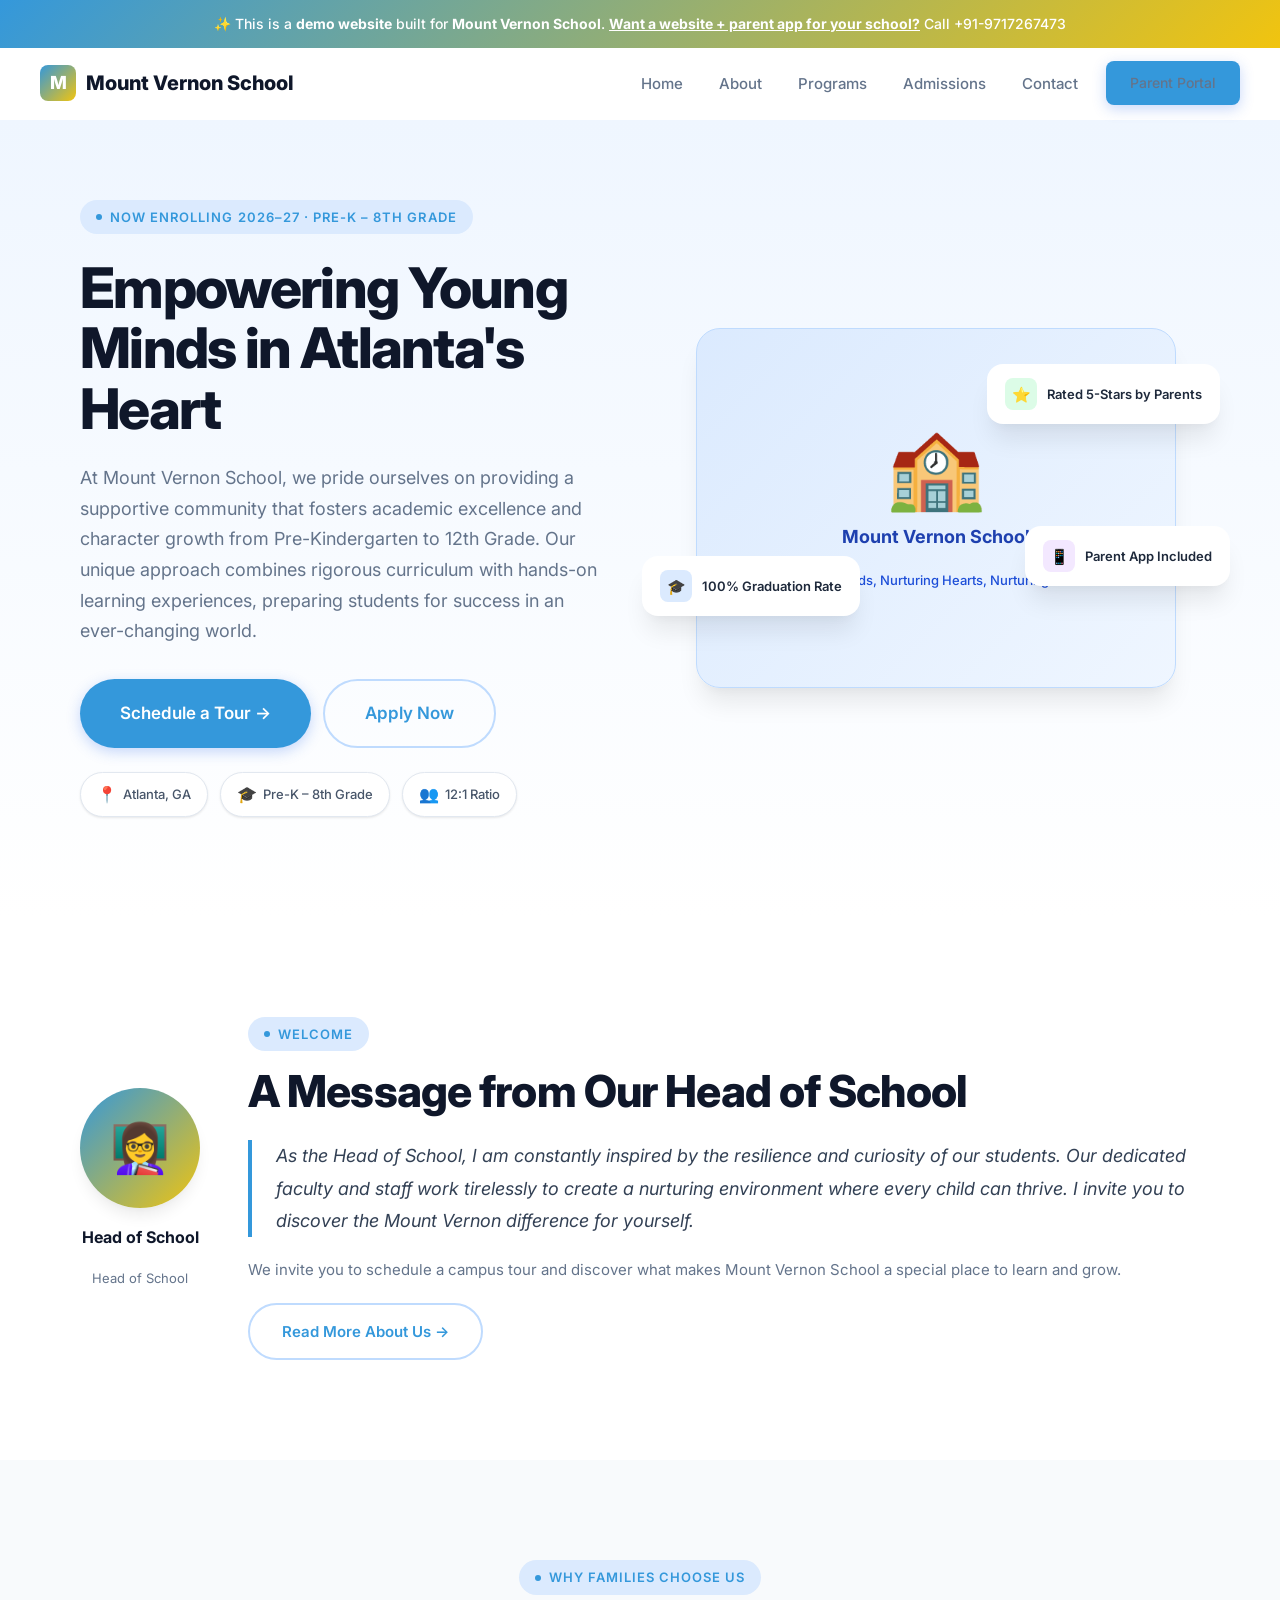
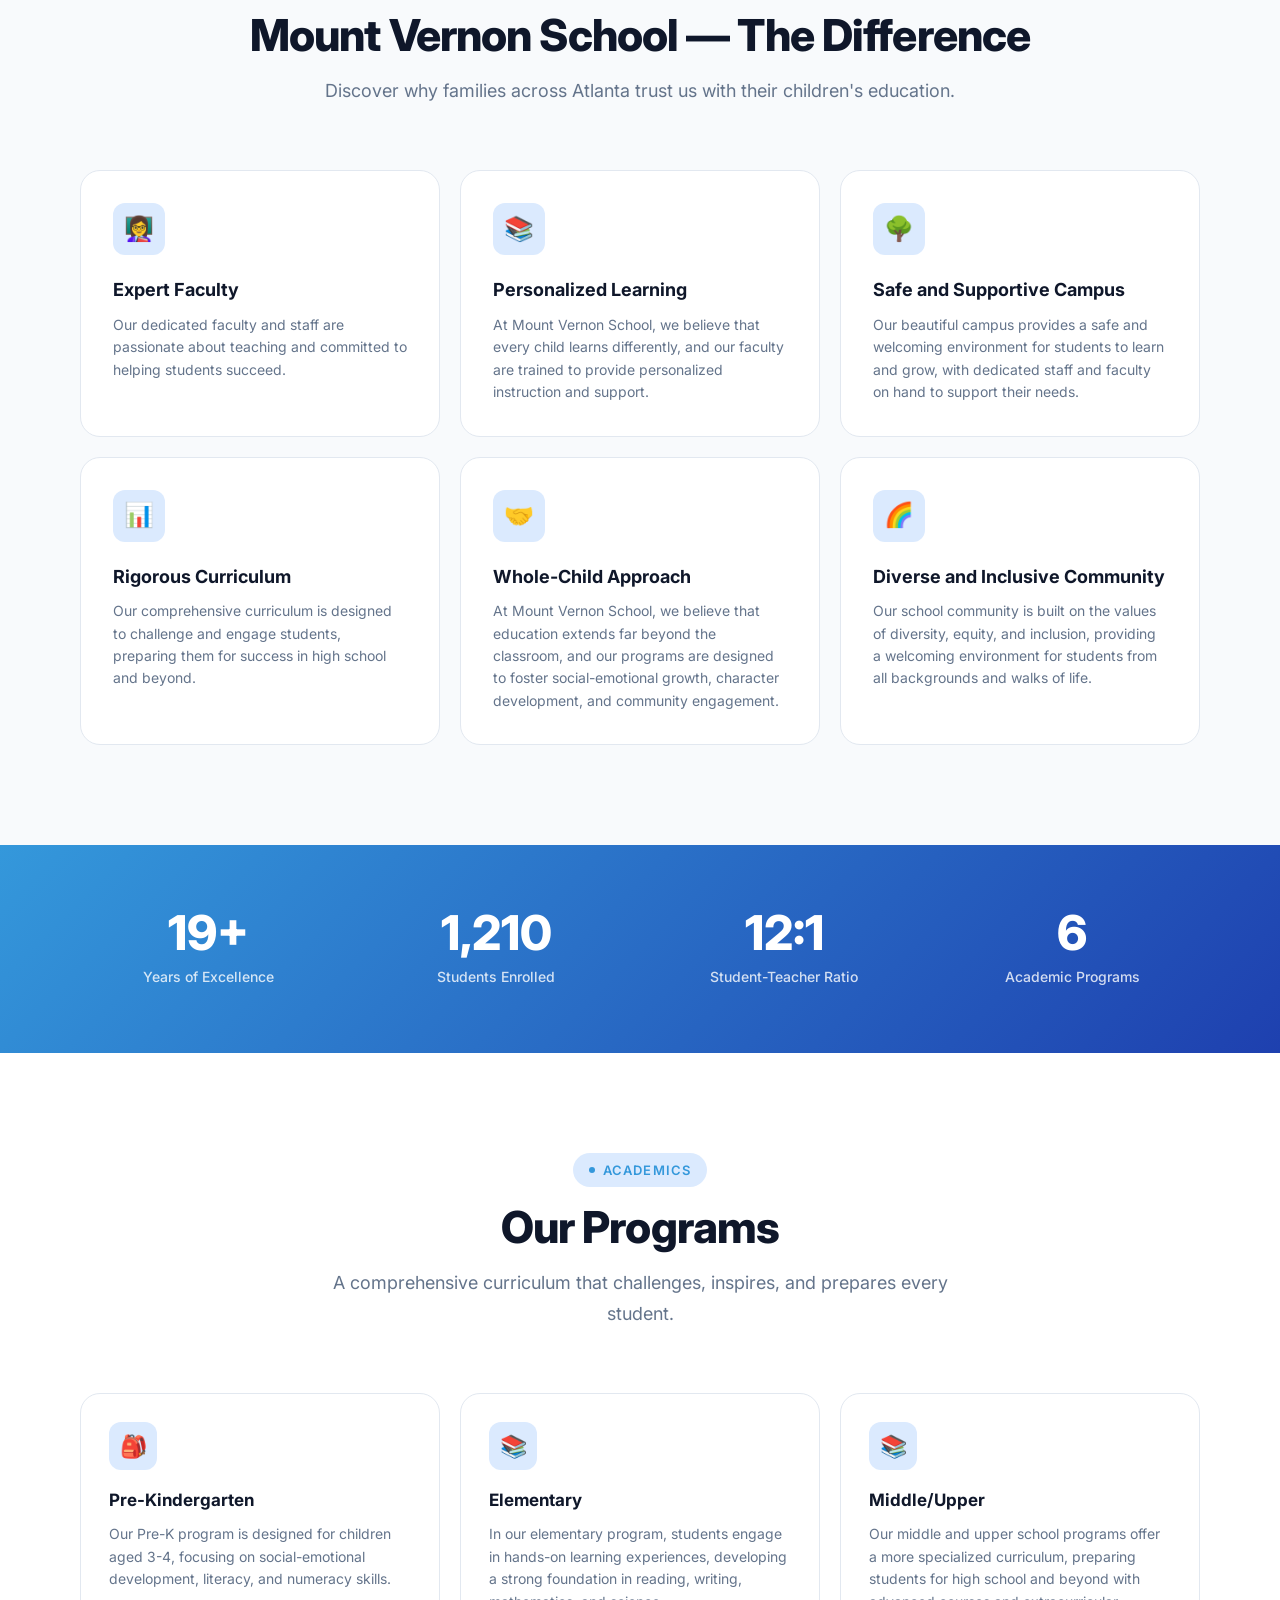
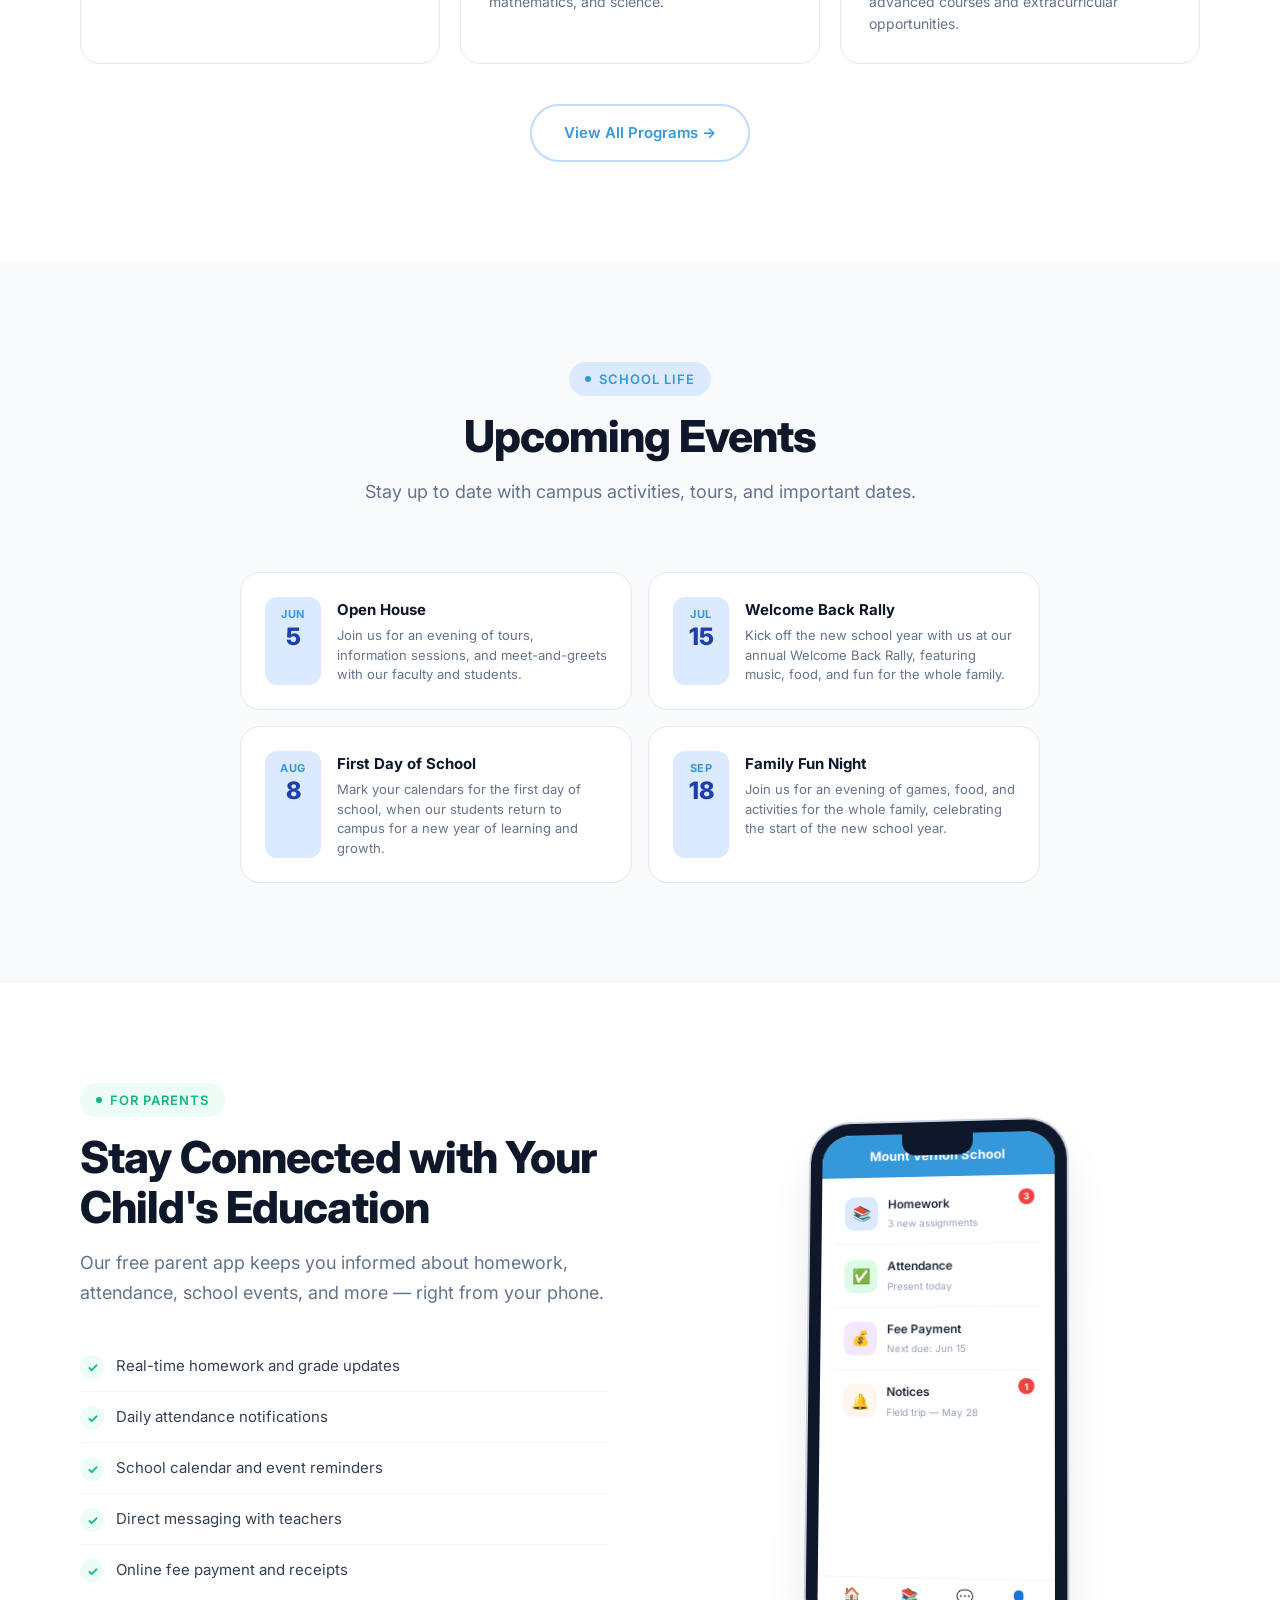
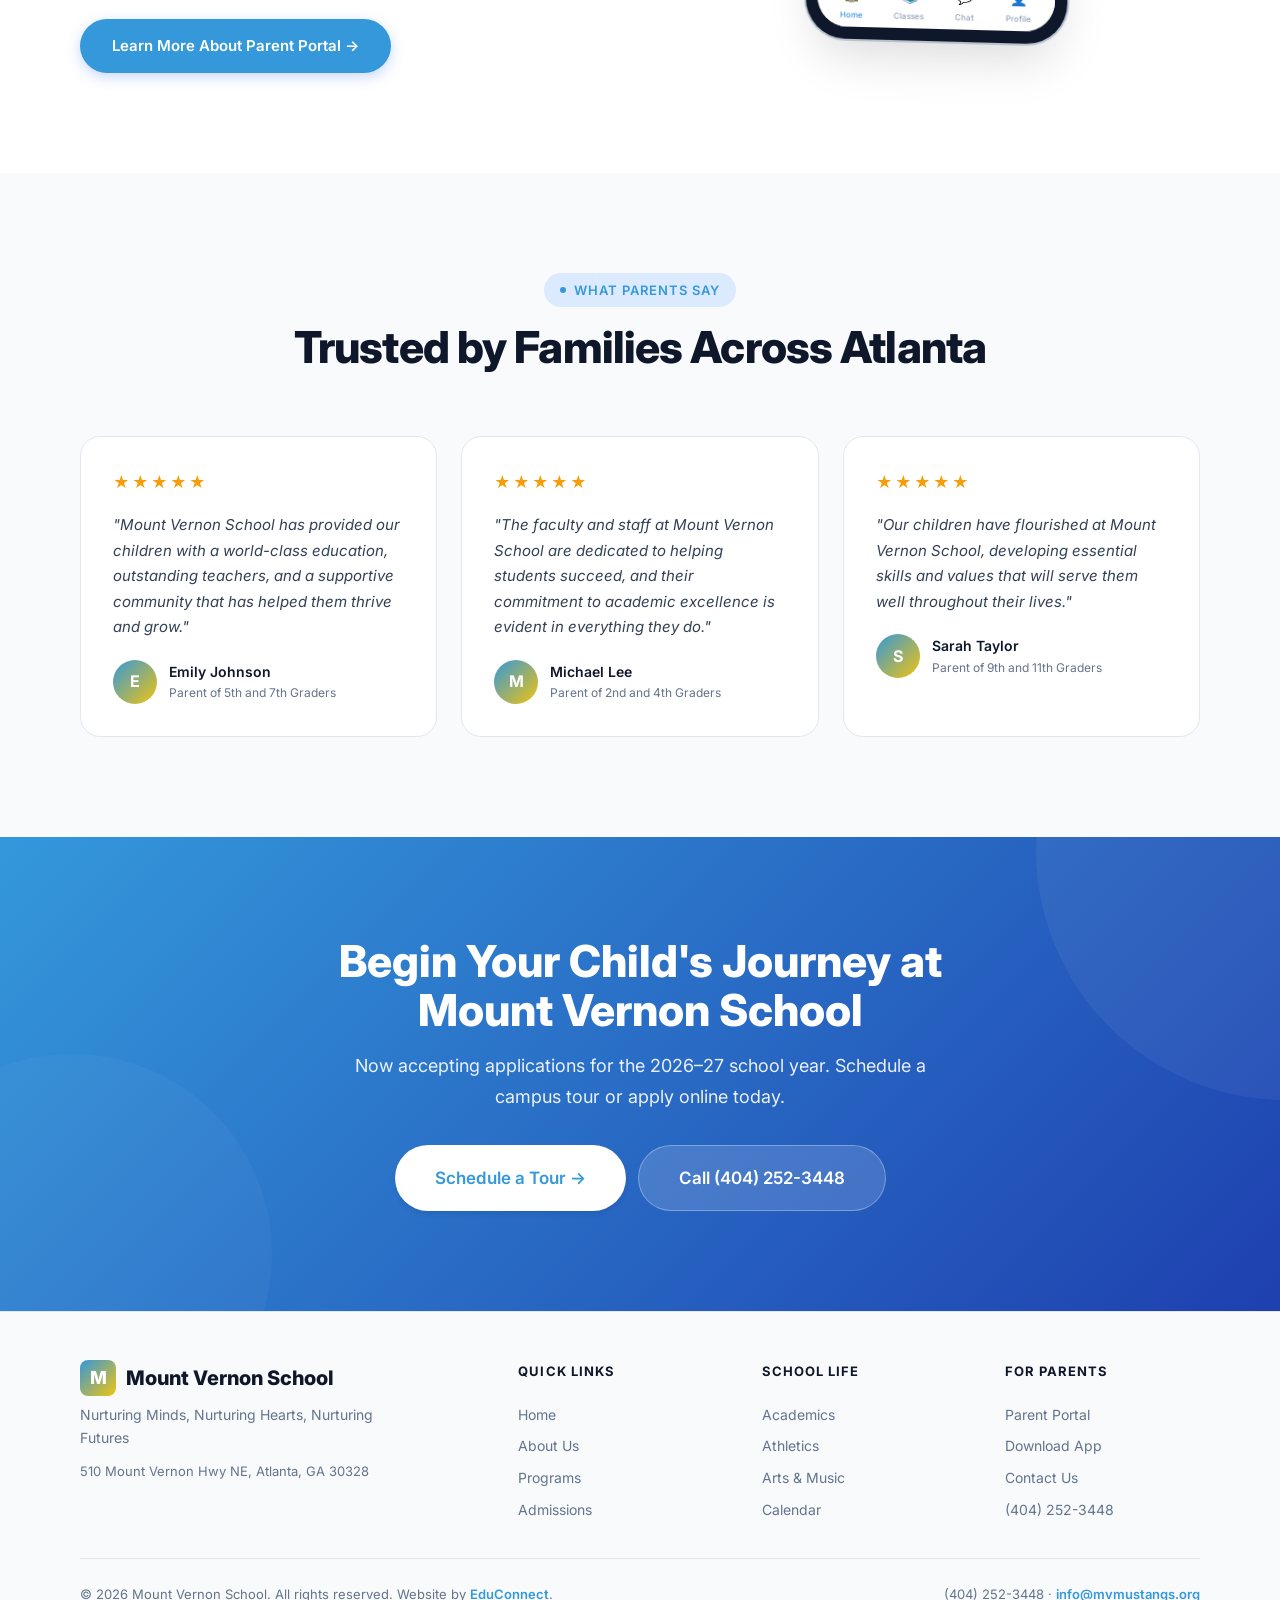
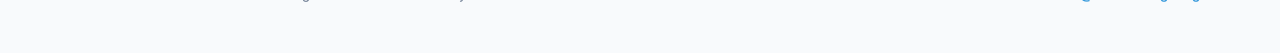
<file: index.html>
<!DOCTYPE html><html lang="en"><head>
  <meta charset="UTF-8"><meta name="viewport" content="width=device-width,initial-scale=1.0">
  <title>Home — Mount Vernon School</title>
  <meta name="description" content="Home — Mount Vernon School, a premier school in Atlanta, GA serving Pre-K – 8th Grade.">
  <meta property="og:title" content="Home — Mount Vernon School"><meta property="og:type" content="website">
  <link rel="preconnect" href="https://fonts.googleapis.com"><link rel="preconnect" href="https://fonts.gstatic.com" crossorigin>
  <link href="https://fonts.googleapis.com/css2?family=Inter:wght@400;500;600;700;800&display=swap" rel="stylesheet">
  <link rel="stylesheet" href="/styles.css"><script src="/main.js" defer></script>
</head><body><div class="demo-banner">
  ✨ This is a <strong>demo website</strong> built for <strong>Mount Vernon School</strong>.
  <a href="mailto:bhupender@myfirststepschool.com">Want a website + parent app for your school?</a> Call +91-9717267473
</div>
<nav class="navbar">
  <a href="/" class="logo"><span class="logo-icon">M</span>Mount Vernon School</a>
  <div class="nav-links">
    <a href="/">Home</a>
    <a href="/about.html">About</a>
    <a href="/programs.html">Programs</a>
    <a href="/admissions.html">Admissions</a>
    <a href="/contact.html">Contact</a>
    <a href="/parents.html" class="btn btn-primary" style="padding:10px 24px;font-size:14px">Parent Portal</a>
  </div>
  <button class="hamburger" aria-label="Toggle menu"><span></span><span></span><span></span></button>
</nav><main>
<section class="hero"><div class="container"><div class="hero-inner">
  <div class="hero-content">
    <div class="badge animate-on-scroll mb-6">Now Enrolling 2026–27 · Pre-K – 8th Grade</div>
    <h1 class="heading-xl animate-on-scroll mb-6">Empowering Young Minds in Atlanta's Heart</h1>
    <p class="text-lg text-muted animate-on-scroll mb-8">At Mount Vernon School, we pride ourselves on providing a supportive community that fosters academic excellence and character growth from Pre-Kindergarten to 12th Grade. Our unique approach combines rigorous curriculum with hands-on learning experiences, preparing students for success in an ever-changing world.</p>
    <div class="hero-actions animate-on-scroll">
      <a href="/admissions.html" class="btn btn-primary btn-lg">Schedule a Tour →</a>
      <a href="/admissions.html" class="btn btn-outline btn-lg">Apply Now</a>
    </div>
    <div class="hero-info-cards animate-on-scroll" style="margin-top:24px">
      <div class="info-chip"><span class="ic-icon">📍</span> Atlanta, GA</div>
      <div class="info-chip"><span class="ic-icon">🎓</span> Pre-K – 8th Grade</div>
      <div class="info-chip"><span class="ic-icon">👥</span> 12:1 Ratio</div>
    </div>
  </div>
  <div class="hero-visual animate-on-scroll">
    <div class="school-illustration"><div class="school-illustration-inner">
      <div class="school-building">🏫</div><h3>Mount Vernon School</h3><p>Nurturing Minds, Nurturing Hearts, Nurturing Futures</p>
    </div></div>
    <div class="float-card card-1"><div class="fc-icon green">⭐</div>Rated 5-Stars by Parents</div>
    <div class="float-card card-2"><div class="fc-icon blue">🎓</div>100% Graduation Rate</div>
    <div class="float-card card-3"><div class="fc-icon purple">📱</div>Parent App Included</div>
  </div>
</div></div></section>

<section class="welcome-section section-padding"><div class="container"><div class="welcome-grid">
  <div class="principal-card animate-on-scroll">
    <div class="principal-avatar">👩‍🏫</div>
    <div class="principal-name">Head of School</div><div class="principal-title">Head of School</div>
  </div>
  <div class="welcome-text animate-on-scroll">
    <div class="badge mb-4">Welcome</div>
    <h2 class="heading-lg mb-6">A Message from Our Head of School</h2>
    <blockquote>As the Head of School, I am constantly inspired by the resilience and curiosity of our students. Our dedicated faculty and staff work tirelessly to create a nurturing environment where every child can thrive. I invite you to discover the Mount Vernon difference for yourself.</blockquote>
    <p>We invite you to schedule a campus tour and discover what makes Mount Vernon School a special place to learn and grow.</p>
    <a href="/about.html" class="btn btn-outline" style="margin-top:20px">Read More About Us →</a>
  </div>
</div></div></section>

<section class="features-section section-padding"><div class="container">
  <div class="text-center mb-16">
    <div class="badge animate-on-scroll mb-4">Why Families Choose Us</div>
    <h2 class="heading-lg animate-on-scroll mb-4">Mount Vernon School — The Difference</h2>
    <p class="text-lg text-muted max-w-lg mx-auto animate-on-scroll">Discover why families across Atlanta trust us with their children's education.</p>
  </div>
  <div class="features-grid">
      <div class="feature-card animate-on-scroll stagger-1">
        <div class="feature-icon">👩‍🏫</div><h3>Expert Faculty</h3><p>Our dedicated faculty and staff are passionate about teaching and committed to helping students succeed.</p>
      </div>
      <div class="feature-card animate-on-scroll stagger-2">
        <div class="feature-icon">📚</div><h3>Personalized Learning</h3><p>At Mount Vernon School, we believe that every child learns differently, and our faculty are trained to provide personalized instruction and support.</p>
      </div>
      <div class="feature-card animate-on-scroll stagger-3">
        <div class="feature-icon">🌳</div><h3>Safe and Supportive Campus</h3><p>Our beautiful campus provides a safe and welcoming environment for students to learn and grow, with dedicated staff and faculty on hand to support their needs.</p>
      </div>
      <div class="feature-card animate-on-scroll stagger-4">
        <div class="feature-icon">📊</div><h3>Rigorous Curriculum</h3><p>Our comprehensive curriculum is designed to challenge and engage students, preparing them for success in high school and beyond.</p>
      </div>
      <div class="feature-card animate-on-scroll stagger-5">
        <div class="feature-icon">🤝</div><h3>Whole-Child Approach</h3><p>At Mount Vernon School, we believe that education extends far beyond the classroom, and our programs are designed to foster social-emotional growth, character development, and community engagement.</p>
      </div>
      <div class="feature-card animate-on-scroll stagger-6">
        <div class="feature-icon">🌈</div><h3>Diverse and Inclusive Community</h3><p>Our school community is built on the values of diversity, equity, and inclusion, providing a welcoming environment for students from all backgrounds and walks of life.</p>
      </div></div>
</div></section>

<section class="stats-section"><div class="container"><div class="stats-grid">
  <div class="animate-on-scroll stagger-1"><div class="stat-value" data-count="20" data-suffix="+">0+</div><div class="stat-label">Years of Excellence</div></div>
  <div class="animate-on-scroll stagger-2"><div class="stat-value" data-count="1250">0</div><div class="stat-label">Students Enrolled</div></div>
  <div class="animate-on-scroll stagger-3"><div class="stat-value">12:1</div><div class="stat-label">Student-Teacher Ratio</div></div>
  <div class="animate-on-scroll stagger-4"><div class="stat-value" data-count="6">0</div><div class="stat-label">Academic Programs</div></div>
</div></div></section>

<section class="programs-section section-padding"><div class="container">
  <div class="text-center mb-16">
    <div class="badge animate-on-scroll mb-4">Academics</div>
    <h2 class="heading-lg animate-on-scroll mb-4">Our Programs</h2>
    <p class="text-lg text-muted max-w-lg mx-auto animate-on-scroll">A comprehensive curriculum that challenges, inspires, and prepares every student.</p>
  </div>
  <div class="programs-grid">
      <div class="program-card animate-on-scroll stagger-1">
        <div class="program-icon">🎒</div><h3>Pre-Kindergarten</h3><p>Our Pre-K program is designed for children aged 3-4, focusing on social-emotional development, literacy, and numeracy skills.</p>
      </div>
      <div class="program-card animate-on-scroll stagger-2">
        <div class="program-icon">📚</div><h3>Elementary</h3><p>In our elementary program, students engage in hands-on learning experiences, developing a strong foundation in reading, writing, mathematics, and science.</p>
      </div>
      <div class="program-card animate-on-scroll stagger-3">
        <div class="program-icon">📚</div><h3>Middle/Upper</h3><p>Our middle and upper school programs offer a more specialized curriculum, preparing students for high school and beyond with advanced courses and extracurricular opportunities.</p>
      </div></div>
  <div class="text-center animate-on-scroll" style="margin-top:40px"><a href="/programs.html" class="btn btn-outline">View All Programs →</a></div>
</div></section>

<section class="events-section section-padding"><div class="container">
  <div class="text-center mb-16">
    <div class="badge animate-on-scroll mb-4">School Life</div>
    <h2 class="heading-lg animate-on-scroll mb-4">Upcoming Events</h2>
    <p class="text-lg text-muted max-w-lg mx-auto animate-on-scroll">Stay up to date with campus activities, tours, and important dates.</p>
  </div>
  <div class="events-grid"><div class="event-card animate-on-scroll stagger-1">
        <div class="event-date"><div class="month">Jun</div><div class="day">5</div></div>
        <div class="event-info"><h4>Open House</h4><p>Join us for an evening of tours, information sessions, and meet-and-greets with our faculty and students.</p></div>
      </div><div class="event-card animate-on-scroll stagger-2">
        <div class="event-date"><div class="month">Jul</div><div class="day">15</div></div>
        <div class="event-info"><h4>Welcome Back Rally</h4><p>Kick off the new school year with us at our annual Welcome Back Rally, featuring music, food, and fun for the whole family.</p></div>
      </div><div class="event-card animate-on-scroll stagger-3">
        <div class="event-date"><div class="month">Aug</div><div class="day">8</div></div>
        <div class="event-info"><h4>First Day of School</h4><p>Mark your calendars for the first day of school, when our students return to campus for a new year of learning and growth.</p></div>
      </div><div class="event-card animate-on-scroll stagger-4">
        <div class="event-date"><div class="month">Sep</div><div class="day">18</div></div>
        <div class="event-info"><h4>Family Fun Night</h4><p>Join us for an evening of games, food, and activities for the whole family, celebrating the start of the new school year.</p></div>
      </div></div>
</div></section>

<section class="portal-section section-padding"><div class="container"><div class="portal-grid">
  <div>
    <div class="badge accent animate-on-scroll mb-4">For Parents</div>
    <h2 class="heading-lg animate-on-scroll mb-4">Stay Connected with Your Child's Education</h2>
    <p class="text-lg text-muted animate-on-scroll mb-8">Our free parent app keeps you informed about homework, attendance, school events, and more — right from your phone.</p>
    <ul class="portal-features animate-on-scroll">
      <li><span class="pf-icon">✓</span>Real-time homework and grade updates</li>
      <li><span class="pf-icon">✓</span>Daily attendance notifications</li>
      <li><span class="pf-icon">✓</span>School calendar and event reminders</li>
      <li><span class="pf-icon">✓</span>Direct messaging with teachers</li>
      <li><span class="pf-icon">✓</span>Online fee payment and receipts</li>
    </ul>
    <a href="/parents.html" class="btn btn-primary animate-on-scroll" style="margin-top:24px">Learn More About Parent Portal →</a>
  </div>
  <div class="animate-on-scroll" style="display:flex;justify-content:center">
    <div class="phone-mockup"><div class="phone-screen">
      <div class="phone-status-bar">Mount Vernon School</div>
      <div class="phone-screen-content">
        <div class="phone-nav-item"><div class="phone-nav-icon blue">📚</div><div><div class="phone-nav-label">Homework</div><div class="phone-nav-sub">3 new assignments</div></div><div class="phone-badge">3</div></div>
        <div class="phone-nav-item"><div class="phone-nav-icon green">✅</div><div><div class="phone-nav-label">Attendance</div><div class="phone-nav-sub">Present today</div></div></div>
        <div class="phone-nav-item"><div class="phone-nav-icon purple">💰</div><div><div class="phone-nav-label">Fee Payment</div><div class="phone-nav-sub">Next due: Jun 15</div></div></div>
        <div class="phone-nav-item"><div class="phone-nav-icon orange">🔔</div><div><div class="phone-nav-label">Notices</div><div class="phone-nav-sub">Field trip — May 28</div></div><div class="phone-badge">1</div></div>
      </div>
      <div class="phone-bottom-bar">
        <div class="phone-tab active"><div style="font-size:14px">🏠</div>Home</div>
        <div class="phone-tab"><div style="font-size:14px">📚</div>Classes</div>
        <div class="phone-tab"><div style="font-size:14px">💬</div>Chat</div>
        <div class="phone-tab"><div style="font-size:14px">👤</div>Profile</div>
      </div>
    </div></div>
  </div>
</div></div></section>

<section class="testimonials-section section-padding"><div class="container">
  <div class="text-center mb-16">
    <div class="badge animate-on-scroll mb-4">What Parents Say</div>
    <h2 class="heading-lg animate-on-scroll mb-4">Trusted by Families Across Atlanta</h2>
  </div>
  <div class="testimonials-grid">
      <div class="testimonial-card animate-on-scroll stagger-1">
        <div class="stars"><span class="star">★</span><span class="star">★</span><span class="star">★</span><span class="star">★</span><span class="star">★</span></div>
        <p class="testimonial-text">"Mount Vernon School has provided our children with a world-class education, outstanding teachers, and a supportive community that has helped them thrive and grow."</p>
        <div class="testimonial-author"><div class="author-avatar">E</div>
        <div class="author-info"><div class="author-name">Emily Johnson</div><div class="author-role">Parent of 5th and 7th Graders</div></div></div>
      </div>
      <div class="testimonial-card animate-on-scroll stagger-2">
        <div class="stars"><span class="star">★</span><span class="star">★</span><span class="star">★</span><span class="star">★</span><span class="star">★</span></div>
        <p class="testimonial-text">"The faculty and staff at Mount Vernon School are dedicated to helping students succeed, and their commitment to academic excellence is evident in everything they do."</p>
        <div class="testimonial-author"><div class="author-avatar">M</div>
        <div class="author-info"><div class="author-name">Michael Lee</div><div class="author-role">Parent of 2nd and 4th Graders</div></div></div>
      </div>
      <div class="testimonial-card animate-on-scroll stagger-3">
        <div class="stars"><span class="star">★</span><span class="star">★</span><span class="star">★</span><span class="star">★</span><span class="star">★</span></div>
        <p class="testimonial-text">"Our children have flourished at Mount Vernon School, developing essential skills and values that will serve them well throughout their lives."</p>
        <div class="testimonial-author"><div class="author-avatar">S</div>
        <div class="author-info"><div class="author-name">Sarah Taylor</div><div class="author-role">Parent of 9th and 11th Graders</div></div></div>
      </div></div>
</div></section>

<section class="cta-section"><div class="container"><div class="cta-content animate-on-scroll">
  <h2>Begin Your Child's Journey at Mount Vernon School</h2>
  <p>Now accepting applications for the 2026–27 school year. Schedule a campus tour or apply online today.</p>
  <div class="cta-actions">
    <a href="/admissions.html" class="btn btn-white btn-lg">Schedule a Tour →</a>
    <a href="tel:(404) 252-3448" class="btn btn-lg" style="background:rgba(255,255,255,.15);color:white;border:1px solid rgba(255,255,255,.3)">Call (404) 252-3448</a>
  </div>
</div></div></section>
</main><footer class="footer">
  <div class="container">
    <div class="footer-grid">
      <div class="footer-brand">
        <div class="logo" style="margin-bottom:8px"><span class="logo-icon">M</span>Mount Vernon School</div>
        <p>Nurturing Minds, Nurturing Hearts, Nurturing Futures</p>
        <p style="margin-top:12px;font-size:13px">510 Mount Vernon Hwy NE, Atlanta, GA 30328</p>
      </div>
      <div class="footer-col"><h4>Quick Links</h4><a href="/">Home</a><a href="/about.html">About Us</a><a href="/programs.html">Programs</a><a href="/admissions.html">Admissions</a></div>
      <div class="footer-col"><h4>School Life</h4><a href="/programs.html">Academics</a><a href="/programs.html">Athletics</a><a href="/programs.html">Arts &amp; Music</a><a href="/contact.html">Calendar</a></div>
      <div class="footer-col"><h4>For Parents</h4><a href="/parents.html">Parent Portal</a><a href="/parents.html">Download App</a><a href="/contact.html">Contact Us</a><a href="tel:(404) 252-3448">(404) 252-3448</a></div>
    </div>
    <div class="footer-bottom">
      <p>&copy; 2026 Mount Vernon School. All rights reserved. Website by <a href="mailto:bhupender@myfirststepschool.com">EduConnect</a>.</p>
      <p>(404) 252-3448 &middot; <a href="mailto:info@mvmustangs.org">info@mvmustangs.org</a></p>
    </div>
  </div>
</footer></body></html>
</file>
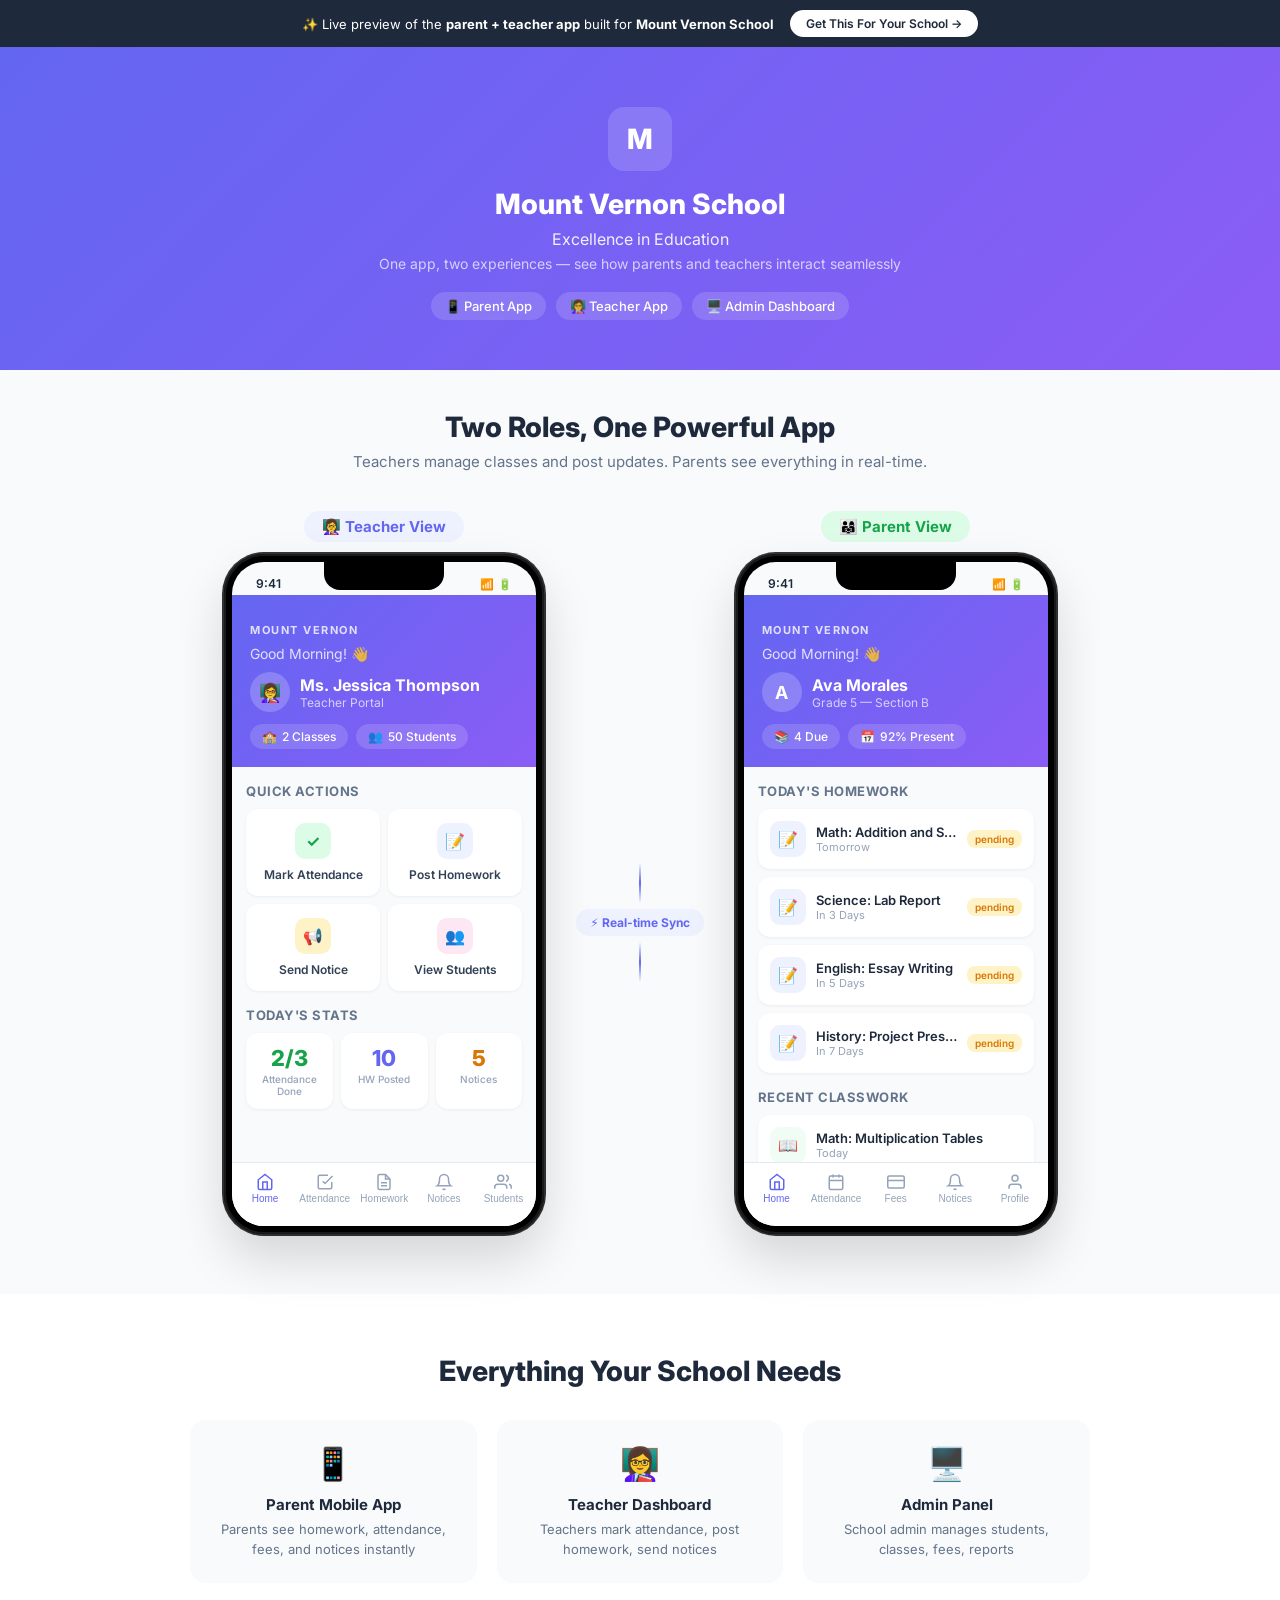
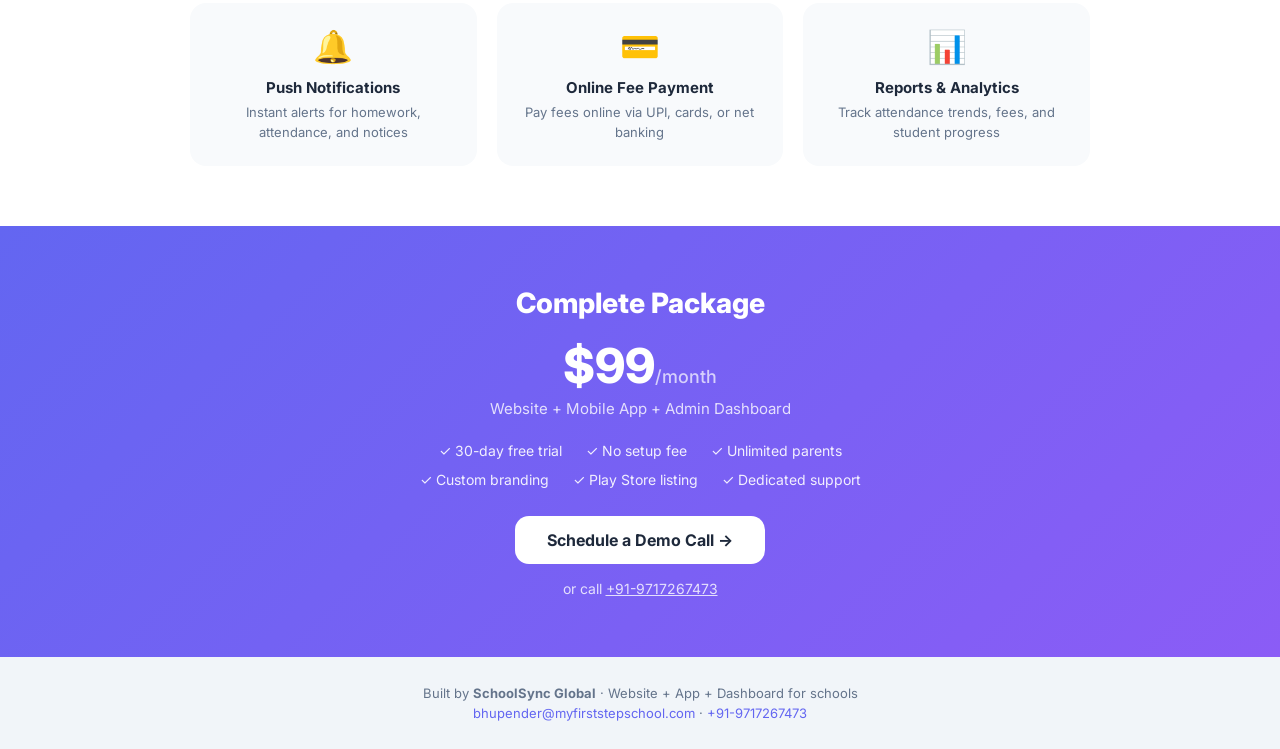
<file: app/index.html>
<!DOCTYPE html>
<html lang="en">
<head>
  <meta charset="UTF-8">
  <meta name="viewport" content="width=device-width,initial-scale=1.0">
  <title>Mount Vernon School — App Preview</title>
  <meta name="description" content="See how the Mount Vernon School parent &amp; teacher app would look. Homework, attendance, fees, notices — all in one app.">
  <link rel="preconnect" href="https://fonts.googleapis.com">
  <link rel="preconnect" href="https://fonts.gstatic.com" crossorigin>
  <link href="https://fonts.googleapis.com/css2?family=Inter:wght@400;500;600;700;800&display=swap" rel="stylesheet">
  <link rel="stylesheet" href="/app/styles.css">
</head>
<body>
  <!-- Top banner -->
  <div class="demo-banner">
    <div class="banner-inner">
      <span>✨ Live preview of the <strong>parent + teacher app</strong> built for <strong>Mount Vernon School</strong></span>
      <a href="mailto:bhupender@myfirststepschool.com" class="banner-cta">Get This For Your School →</a>
    </div>
  </div>

  <!-- Hero section -->
  <div class="hero-section" style="background:linear-gradient(135deg,#6366F1,#8B5CF6)">
    <div class="hero-content">
      <div class="hero-logo" style="background:rgba(255,255,255,.15)">M</div>
      <h1>Mount Vernon School</h1>
      <p class="hero-tagline">Excellence in Education</p>
      <p class="hero-desc">One app, two experiences — see how parents and teachers interact seamlessly</p>
      <div class="hero-badges">
        <span class="hero-badge">📱 Parent App</span>
        <span class="hero-badge">👩‍🏫 Teacher App</span>
        <span class="hero-badge">🖥️ Admin Dashboard</span>
      </div>
    </div>
  </div>

  <!-- Dual Phone Section -->
  <div class="phones-section">
    <div class="phones-header">
      <h2>Two Roles, One Powerful App</h2>
      <p>Teachers manage classes and post updates. Parents see everything in real-time.</p>
    </div>

    <div class="phones-container">
      <!-- TEACHER PHONE -->
      <div class="phone-wrapper">
        <div class="phone-label teacher-label">👩‍🏫 Teacher View</div>
        <div class="phone-frame" id="teacher-phone">
          <div class="phone-notch"></div>
          <div class="phone-screen">
            <div class="status-bar">
              <span class="time">9:41</span>
              <div class="status-icons"><span>📶</span><span>🔋</span></div>
            </div>

            <!-- Teacher: Dashboard -->
            <div class="app-screen active" data-screen="t-dashboard" data-phone="teacher">
              <div class="screen-hero" style="background:linear-gradient(135deg,#6366F1,#8B5CF6)">
                <div class="app-name-bar">Mount Vernon</div>
                <div class="hero-greeting">Good Morning! 👋</div>
                <div class="hero-student">
                  <div class="student-avatar">👩‍🏫</div>
                  <div>
                    <div class="student-name">Ms. Jessica Thompson</div>
                    <div class="student-class">Teacher Portal</div>
                  </div>
                </div>
                <div class="hero-chips">
                  <div class="glass-chip"><span>🏫</span> 2 Classes</div>
                  <div class="glass-chip"><span>👥</span> 50 Students</div>
                </div>
              </div>
              <div class="screen-body">
                <div class="section-label">Quick Actions</div>
                <div class="quick-actions">
                  <div class="action-card" data-goto="t-attendance">
                    <div class="action-icon" style="background:#DCFCE7;color:#16A34A">✓</div>
                    <span>Mark Attendance</span>
                  </div>
                  <div class="action-card" data-goto="t-homework">
                    <div class="action-icon" style="background:#EEF2FF;color:#6366F1">📝</div>
                    <span>Post Homework</span>
                  </div>
                  <div class="action-card" data-goto="t-notices">
                    <div class="action-icon" style="background:#FEF3C7;color:#D97706">📢</div>
                    <span>Send Notice</span>
                  </div>
                  <div class="action-card" data-goto="t-students">
                    <div class="action-icon" style="background:#FCE7F3;color:#DB2777">👥</div>
                    <span>View Students</span>
                  </div>
                </div>
                <div class="section-label" style="margin-top:16px">Today's Stats</div>
                <div class="stats-row">
                  <div class="stat-card"><div class="stat-num" style="color:#16A34A">2/3</div><div class="stat-lbl">Attendance Done</div></div>
                  <div class="stat-card"><div class="stat-num" style="color:#6366F1">10</div><div class="stat-lbl">HW Posted</div></div>
                  <div class="stat-card"><div class="stat-num" style="color:#D97706">5</div><div class="stat-lbl">Notices</div></div>
                </div>
              </div>
            </div>

            <!-- Teacher: Mark Attendance -->
            <div class="app-screen" data-screen="t-attendance" data-phone="teacher">
              <div class="screen-hero compact" style="background:linear-gradient(135deg,#6366F1,#8B5CF6)">
                <div class="app-name-bar">Mount Vernon</div>
                <div class="screen-title">Mark Attendance</div>
                <div class="screen-subtitle">Monday, May 25, 2026</div>
              </div>
              <div class="screen-body">
                <div class="class-selector"><div class="class-chip active">Grade 3-A</div><div class="class-chip">Grade 3-B</div><div class="class-chip">Grade 4-A</div></div>
                <div class="attendance-toolbar">
                  <button class="att-btn present-btn">All Present</button>
                  <button class="att-btn absent-btn">All Absent</button>
                </div>
                <div id="teacher-attendance-list" class="card-list"></div>
              </div>
            </div>

            <!-- Teacher: Post Homework -->
            <div class="app-screen" data-screen="t-homework" data-phone="teacher">
              <div class="screen-hero compact" style="background:linear-gradient(135deg,#6366F1,#8B5CF6)">
                <div class="app-name-bar">Mount Vernon</div>
                <div class="screen-title">Homework</div>
                <div class="screen-subtitle">Post &amp; Manage</div>
              </div>
              <div class="screen-body">
                <div class="form-area">
                  <div class="form-group"><label class="form-label">Class</label><div class="form-select">Grade 3 — Section A</div></div>
                  <div class="form-group"><label class="form-label">Subject</label><div class="form-select">Mathematics</div></div>
                  <div class="form-group"><label class="form-label">Title</label><div class="form-input-demo">Chapter 5 — Fractions Practice</div></div>
                  <div class="form-group"><label class="form-label">Due Date</label><div class="form-input-demo">Tomorrow</div></div>
                  <button class="submit-btn" style="background:#6366F1">📤 Post Homework</button>
                </div>
                <div class="section-label" style="margin-top:16px">Recently Posted</div>
                <div id="teacher-hw-list" class="card-list"></div>
              </div>
            </div>

            <!-- Teacher: Send Notice -->
            <div class="app-screen" data-screen="t-notices" data-phone="teacher">
              <div class="screen-hero compact" style="background:linear-gradient(135deg,#6366F1,#8B5CF6)">
                <div class="app-name-bar">Mount Vernon</div>
                <div class="screen-title">Notices</div>
                <div class="screen-subtitle">Post Announcements</div>
              </div>
              <div class="screen-body">
                <div class="form-area">
                  <div class="form-group"><label class="form-label">Target</label><div class="class-selector"><div class="class-chip active">All Classes</div><div class="class-chip">3-A</div><div class="class-chip">3-B</div></div></div>
                  <div class="form-group"><label class="form-label">Title</label><div class="form-input-demo">Annual Day Celebration</div></div>
                  <div class="form-group"><label class="form-label">Message</label><div class="form-textarea-demo">Our Annual Day will be held on June 15th. All parents are invited.</div></div>
                  <button class="submit-btn" style="background:#6366F1">📢 Post Notice</button>
                </div>
                <div class="section-label" style="margin-top:16px">Recent</div>
                <div id="teacher-notices-list" class="card-list"></div>
              </div>
            </div>

            <!-- Teacher: Students -->
            <div class="app-screen" data-screen="t-students" data-phone="teacher">
              <div class="screen-hero compact" style="background:linear-gradient(135deg,#6366F1,#8B5CF6)">
                <div class="app-name-bar">Mount Vernon</div>
                <div class="screen-title">Students</div>
                <div class="screen-subtitle">Class Directory</div>
              </div>
              <div class="screen-body">
                <div class="class-selector"><div class="class-chip active">Grade 3-A</div><div class="class-chip">Grade 3-B</div><div class="class-chip">Grade 4-A</div></div>
                <div class="search-bar"><span>🔍</span><span class="search-text">Search students...</span></div>
                <div id="teacher-students-list" class="card-list"></div>
              </div>
            </div>

            <div class="tab-bar">
              <button class="tab active" data-tab="t-dashboard" data-phone="teacher"><svg width="20" height="20" viewBox="0 0 24 24" fill="none" stroke="currentColor" stroke-width="2"><path d="M3 9l9-7 9 7v11a2 2 0 01-2 2H5a2 2 0 01-2-2z"/><polyline points="9 22 9 12 15 12 15 22"/></svg><span>Home</span></button>
              <button class="tab" data-tab="t-attendance" data-phone="teacher"><svg width="20" height="20" viewBox="0 0 24 24" fill="none" stroke="currentColor" stroke-width="2"><path d="M9 11l3 3L22 4"/><path d="M21 12v7a2 2 0 01-2 2H5a2 2 0 01-2-2V5a2 2 0 012-2h11"/></svg><span>Attendance</span></button>
              <button class="tab" data-tab="t-homework" data-phone="teacher"><svg width="20" height="20" viewBox="0 0 24 24" fill="none" stroke="currentColor" stroke-width="2"><path d="M14 2H6a2 2 0 00-2 2v16a2 2 0 002 2h12a2 2 0 002-2V8z"/><polyline points="14 2 14 8 20 8"/><line x1="16" y1="13" x2="8" y2="13"/><line x1="16" y1="17" x2="8" y2="17"/></svg><span>Homework</span></button>
              <button class="tab" data-tab="t-notices" data-phone="teacher"><svg width="20" height="20" viewBox="0 0 24 24" fill="none" stroke="currentColor" stroke-width="2"><path d="M18 8A6 6 0 006 8c0 7-3 9-3 9h18s-3-2-3-9"/><path d="M13.73 21a2 2 0 01-3.46 0"/></svg><span>Notices</span></button>
              <button class="tab" data-tab="t-students" data-phone="teacher"><svg width="20" height="20" viewBox="0 0 24 24" fill="none" stroke="currentColor" stroke-width="2"><path d="M17 21v-2a4 4 0 00-4-4H5a4 4 0 00-4 4v2"/><circle cx="9" cy="7" r="4"/><path d="M23 21v-2a4 4 0 00-3-3.87"/><path d="M16 3.13a4 4 0 010 7.75"/></svg><span>Students</span></button>
            </div>
          </div>
        </div>
      </div>

      <!-- Sync indicator -->
      <div class="sync-arrow">
        <div class="sync-line"></div>
        <div class="sync-badge">⚡ Real-time Sync</div>
        <div class="sync-line"></div>
      </div>

      <!-- PARENT PHONE -->
      <div class="phone-wrapper">
        <div class="phone-label parent-label">👨‍👩‍👧 Parent View</div>
        <div class="phone-frame" id="parent-phone">
          <div class="phone-notch"></div>
          <div class="phone-screen">
            <div class="status-bar">
              <span class="time">9:41</span>
              <div class="status-icons"><span>📶</span><span>🔋</span></div>
            </div>

            <!-- Parent: Home -->
            <div class="app-screen active" data-screen="p-home" data-phone="parent">
              <div class="screen-hero" style="background:linear-gradient(135deg,#6366F1,#8B5CF6)">
                <div class="app-name-bar">Mount Vernon</div>
                <div class="hero-greeting">Good Morning! 👋</div>
                <div class="hero-student">
                  <div class="student-avatar">A</div>
                  <div><div class="student-name">Ava Morales</div><div class="student-class">Grade 5 — Section B</div></div>
                </div>
                <div class="hero-chips">
                  <div class="glass-chip"><span>📚</span> 4 Due</div>
                  <div class="glass-chip"><span>📅</span> 92% Present</div>
                </div>
              </div>
              <div class="screen-body">
                <div class="section-label">Today's Homework</div>
                <div id="homework-list" class="card-list"></div>
                <div class="section-label" style="margin-top:16px">Recent Classwork</div>
                <div id="classwork-list" class="card-list"></div>
              </div>
            </div>

            <!-- Parent: Attendance -->
            <div class="app-screen" data-screen="p-attendance" data-phone="parent">
              <div class="screen-hero compact" style="background:linear-gradient(135deg,#6366F1,#8B5CF6)">
                <div class="app-name-bar">Mount Vernon</div>
                <div class="screen-title">Attendance</div>
                <div class="screen-subtitle">May Summary</div>
              </div>
              <div class="screen-body">
                <div class="attendance-ring-area"><div class="ring-container"><svg class="progress-ring" viewBox="0 0 120 120"><circle class="ring-bg" cx="60" cy="60" r="52"/><circle class="ring-progress" cx="60" cy="60" r="52" stroke="#6366F1" stroke-dasharray="326.7" stroke-dashoffset="26"/></svg><div class="ring-label">92%</div></div></div>
                <div class="attendance-stats">
                  <div class="att-stat present"><div class="att-num">22</div><div class="att-label">Present</div></div>
                  <div class="att-stat absent"><div class="att-num">2</div><div class="att-label">Absent</div></div>
                  <div class="att-stat other"><div class="att-num">4</div><div class="att-label">Holiday</div></div>
                </div>
                <div class="section-label">Recent Absences</div>
                <div id="absences-list" class="card-list"></div>
              </div>
            </div>

            <!-- Parent: Fees -->
            <div class="app-screen" data-screen="p-fees" data-phone="parent">
              <div class="screen-hero compact" style="background:linear-gradient(135deg,#6366F1,#8B5CF6)">
                <div class="app-name-bar">Mount Vernon</div>
                <div class="screen-title">Fees</div>
                <div class="screen-subtitle">Payment Summary</div>
              </div>
              <div class="screen-body">
                <div class="fee-summary"><div class="fee-total"><div class="fee-amount">$1,350</div><div class="fee-label">Total This Term</div></div><div class="fee-chips"><div class="fee-chip paid"><span>✓</span> <span>2</span> Paid</div><div class="fee-chip pending"><span>!</span> <span>2</span> Pending</div></div></div>
                <div class="section-label">Fee Details</div>
                <div id="fees-list" class="card-list"></div>
              </div>
            </div>

            <!-- Parent: Notices -->
            <div class="app-screen" data-screen="p-notices" data-phone="parent">
              <div class="screen-hero compact" style="background:linear-gradient(135deg,#6366F1,#8B5CF6)">
                <div class="app-name-bar">Mount Vernon</div>
                <div class="screen-title">Notices</div>
                <div class="screen-subtitle">School Announcements</div>
              </div>
              <div class="screen-body"><div id="notices-list" class="card-list"></div></div>
            </div>

            <!-- Parent: Profile -->
            <div class="app-screen" data-screen="p-profile" data-phone="parent">
              <div class="screen-hero compact" style="background:linear-gradient(135deg,#6366F1,#8B5CF6)">
                <div class="app-name-bar">Mount Vernon</div>
                <div class="screen-title">Profile</div>
                <div class="screen-subtitle">Student Information</div>
              </div>
              <div class="screen-body">
                <div class="profile-header"><div class="profile-avatar" style="background:linear-gradient(135deg,#6366F1,#8B5CF6)">A</div><div class="profile-name">Ava Morales</div><div class="profile-class">Grade 5 — Section B · Roll No. 12</div></div>
                <div class="profile-details">
                  <div class="profile-row"><span class="profile-icon">🏫</span><div><div class="pd-label">School</div><div class="pd-value">Mount Vernon School</div></div></div>
                  <div class="profile-row"><span class="profile-icon">👨‍👩‍👧</span><div><div class="pd-label">Parent</div><div class="pd-value">Emily Morales</div></div></div>
                  <div class="profile-row"><span class="profile-icon">📞</span><div><div class="pd-label">Contact</div><div class="pd-value">123-456-7890</div></div></div>
                  <div class="profile-row"><span class="profile-icon">📧</span><div><div class="pd-label">Email</div><div class="pd-value">emily.morales@example.com</div></div></div>
                  <div class="profile-row"><span class="profile-icon">🩸</span><div><div class="pd-label">Blood Group</div><div class="pd-value">O+</div></div></div>
                </div>
              </div>
            </div>

            <div class="tab-bar">
              <button class="tab active" data-tab="p-home" data-phone="parent"><svg width="20" height="20" viewBox="0 0 24 24" fill="none" stroke="currentColor" stroke-width="2"><path d="M3 9l9-7 9 7v11a2 2 0 01-2 2H5a2 2 0 01-2-2z"/><polyline points="9 22 9 12 15 12 15 22"/></svg><span>Home</span></button>
              <button class="tab" data-tab="p-attendance" data-phone="parent"><svg width="20" height="20" viewBox="0 0 24 24" fill="none" stroke="currentColor" stroke-width="2"><rect x="3" y="4" width="18" height="18" rx="2" ry="2"/><line x1="16" y1="2" x2="16" y2="6"/><line x1="8" y1="2" x2="8" y2="6"/><line x1="3" y1="10" x2="21" y2="10"/></svg><span>Attendance</span></button>
              <button class="tab" data-tab="p-fees" data-phone="parent"><svg width="20" height="20" viewBox="0 0 24 24" fill="none" stroke="currentColor" stroke-width="2"><rect x="1" y="4" width="22" height="16" rx="2" ry="2"/><line x1="1" y1="10" x2="23" y2="10"/></svg><span>Fees</span></button>
              <button class="tab" data-tab="p-notices" data-phone="parent"><svg width="20" height="20" viewBox="0 0 24 24" fill="none" stroke="currentColor" stroke-width="2"><path d="M18 8A6 6 0 006 8c0 7-3 9-3 9h18s-3-2-3-9"/><path d="M13.73 21a2 2 0 01-3.46 0"/></svg><span>Notices</span></button>
              <button class="tab" data-tab="p-profile" data-phone="parent"><svg width="20" height="20" viewBox="0 0 24 24" fill="none" stroke="currentColor" stroke-width="2"><path d="M20 21v-2a4 4 0 00-4-4H8a4 4 0 00-4 4v2"/><circle cx="12" cy="7" r="4"/></svg><span>Profile</span></button>
            </div>
          </div>
        </div>
      </div>
    </div>
  </div>

  <!-- Features -->
  <div class="features-section">
    <div class="features-inner">
      <h2>Everything Your School Needs</h2>
      <div class="features-grid">
        <div class="feat-card"><div class="feat-icon">📱</div><h3>Parent Mobile App</h3><p>Parents see homework, attendance, fees, and notices instantly</p></div>
        <div class="feat-card"><div class="feat-icon">👩‍🏫</div><h3>Teacher Dashboard</h3><p>Teachers mark attendance, post homework, send notices</p></div>
        <div class="feat-card"><div class="feat-icon">🖥️</div><h3>Admin Panel</h3><p>School admin manages students, classes, fees, reports</p></div>
        <div class="feat-card"><div class="feat-icon">🔔</div><h3>Push Notifications</h3><p>Instant alerts for homework, attendance, and notices</p></div>
        <div class="feat-card"><div class="feat-icon">💳</div><h3>Online Fee Payment</h3><p>Pay fees online via UPI, cards, or net banking</p></div>
        <div class="feat-card"><div class="feat-icon">📊</div><h3>Reports &amp; Analytics</h3><p>Track attendance trends, fees, and student progress</p></div>
      </div>
    </div>
  </div>

  <!-- Pricing -->
  <div class="pricing-section" style="background:linear-gradient(135deg,#6366F1,#8B5CF6)">
    <div class="pricing-inner">
      <h2>Complete Package</h2>
      <div class="pricing-price">$99<span>/month</span></div>
      <p class="pricing-sub">Website + Mobile App + Admin Dashboard</p>
      <div class="pricing-features"><span>✓ 30-day free trial</span><span>✓ No setup fee</span><span>✓ Unlimited parents</span><span>✓ Custom branding</span><span>✓ Play Store listing</span><span>✓ Dedicated support</span></div>
      <a href="mailto:bhupender@myfirststepschool.com?subject=Demo%20for%20mount-vernon-school" class="cta-button-lg">Schedule a Demo Call →</a>
      <p class="pricing-phone">or call <a href="tel:+919717267473">+91-9717267473</a></p>
    </div>
  </div>

  <footer class="demo-footer">
    <div class="footer-inner">
      <p>Built by <strong>SchoolSync Global</strong> · Website + App + Dashboard for schools</p>
      <p><a href="mailto:bhupender@myfirststepschool.com">bhupender@myfirststepschool.com</a> · <a href="tel:+919717267473">+91-9717267473</a></p>
    </div>
  </footer>

  <script>window.__SCHOOL_CONFIG__ = {"homework":[{"subject":"Math","title":"Addition and Subtraction","due":"Tomorrow","status":"pending"},{"subject":"Science","title":"Lab Report","due":"In 3 Days","status":"pending"},{"subject":"English","title":"Essay Writing","due":"In 5 Days","status":"pending"},{"subject":"History","title":"Project Presentation","due":"In 7 Days","status":"pending"}],"classwork":[{"subject":"Math","title":"Multiplication Tables","date":"Today"},{"subject":"Science","title":"Botany Project","date":"Yesterday"},{"subject":"English","title":"Reading Comprehension","date":"2 Days Ago"}],"absences":[{"date":"2024-04-10","reason":"Illness","status":"approved"},{"date":"2024-04-15","reason":"Family Emergency","status":"approved"}],"fees":[{"type":"Tuition","amount":"$1,000","due":"2024-05-01","status":"Paid"},{"type":"Activity Fee","amount":"$50","due":"2024-04-15","status":"Pending"},{"type":"Transport Fee","amount":"$200","due":"2024-04-01","status":"Paid"},{"type":"Books Fee","amount":"$100 ₹","due":"2024-03-20","status":"Pending"}],"notices":[{"title":"Spring Break Schedule","body":"Spring break will begin on March 25 and last until April 1. During this time, students will not have classes.","date":"2024-03-18"},{"title":"School Uniform Policy","body":"Please ensure that your child is wearing the school uniform on all school days. The uniform policy can be found on the school website.","date":"2024-03-11"},{"title":"Parent-Teacher Conference","body":"Parent-teacher conferences will be held on April 10. Please sign up for a time slot on the school website.","date":"2024-03-25"},{"title":"School Closure","body":"The school will be closed on April 15 due to a scheduled maintenance.","date":"2024-04-01"}],"teacher":{"students":[{"name":"Ethan Lee","roll":101,"parent":"Mr. and Mrs. Lee","color":"#f7dc6f","textColor":"#000000"},{"name":"Lily Patel","roll":102,"parent":"Mr. and Mrs. Patel","color":"#6495ed","textColor":"#ffffff"},{"name":"Noah Kim","roll":103,"parent":"Mr. and Mrs. Kim","color":"#8bc34a","textColor":"#000000"},{"name":"Sophia Garcia","roll":104,"parent":"Mr. and Mrs. Garcia","color":"#e74c3c","textColor":"#ffffff"},{"name":"Isabella Hall","roll":105,"parent":"Mr. and Mrs. Hall","color":"#9b59b6","textColor":"#ffffff"},{"name":"Mason Brown","roll":106,"parent":"Mr. and Mrs. Brown","color":"#2ecc71","textColor":"#000000"},{"name":"Charlotte Davis","roll":107,"parent":"Mr. and Mrs. Davis","color":"#e67e73","textColor":"#ffffff"},{"name":"Alexander Martin","roll":108,"parent":"Mr. and Mrs. Martin","color":"#1abc9c","textColor":"#ffffff"},{"name":"Mia Wilson","roll":109,"parent":"Mr. and Mrs. Wilson","color":"#e74c3c","textColor":"#ffffff"},{"name":"Oliver Taylor","roll":110,"parent":"Mr. and Mrs. Taylor","color":"#9b59b6","textColor":"#ffffff"}],"recentHomework":[{"subject":"English","title":"Reading Comprehension","class":"Grade 5","date":"2024-04-15"},{"subject":"Math","title":"Multiplication Tables","class":"Grade 5","date":"2024-04-10"},{"subject":"Science","title":"Botany Project","class":"Grade 5","date":"2024-04-05"}],"recentNotices":[{"title":"Spring Break Schedule","target":"All Students","date":"2024-03-25"},{"title":"School Uniform Policy","target":"All Parents","date":"2024-03-18"}]}};</script>
  <script src="/app/app.js"></script>
</body>
</html>
</file>
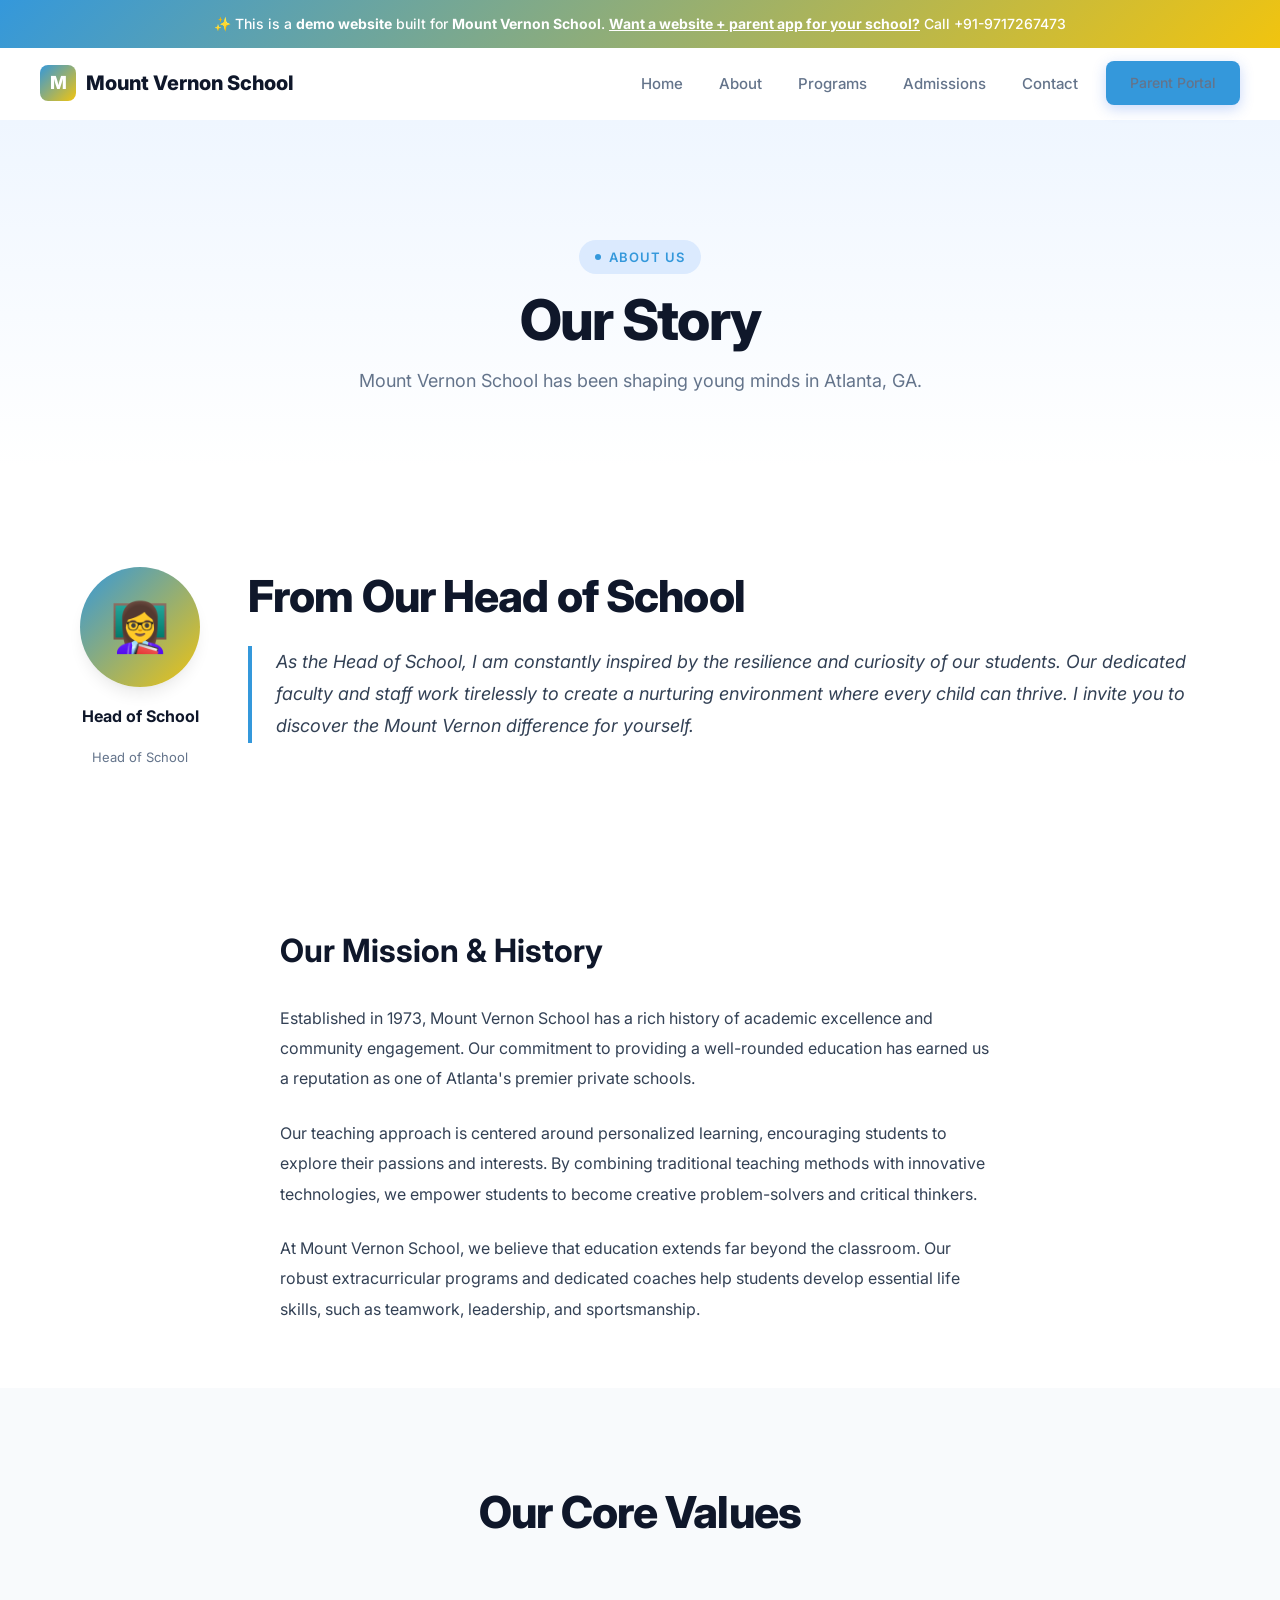
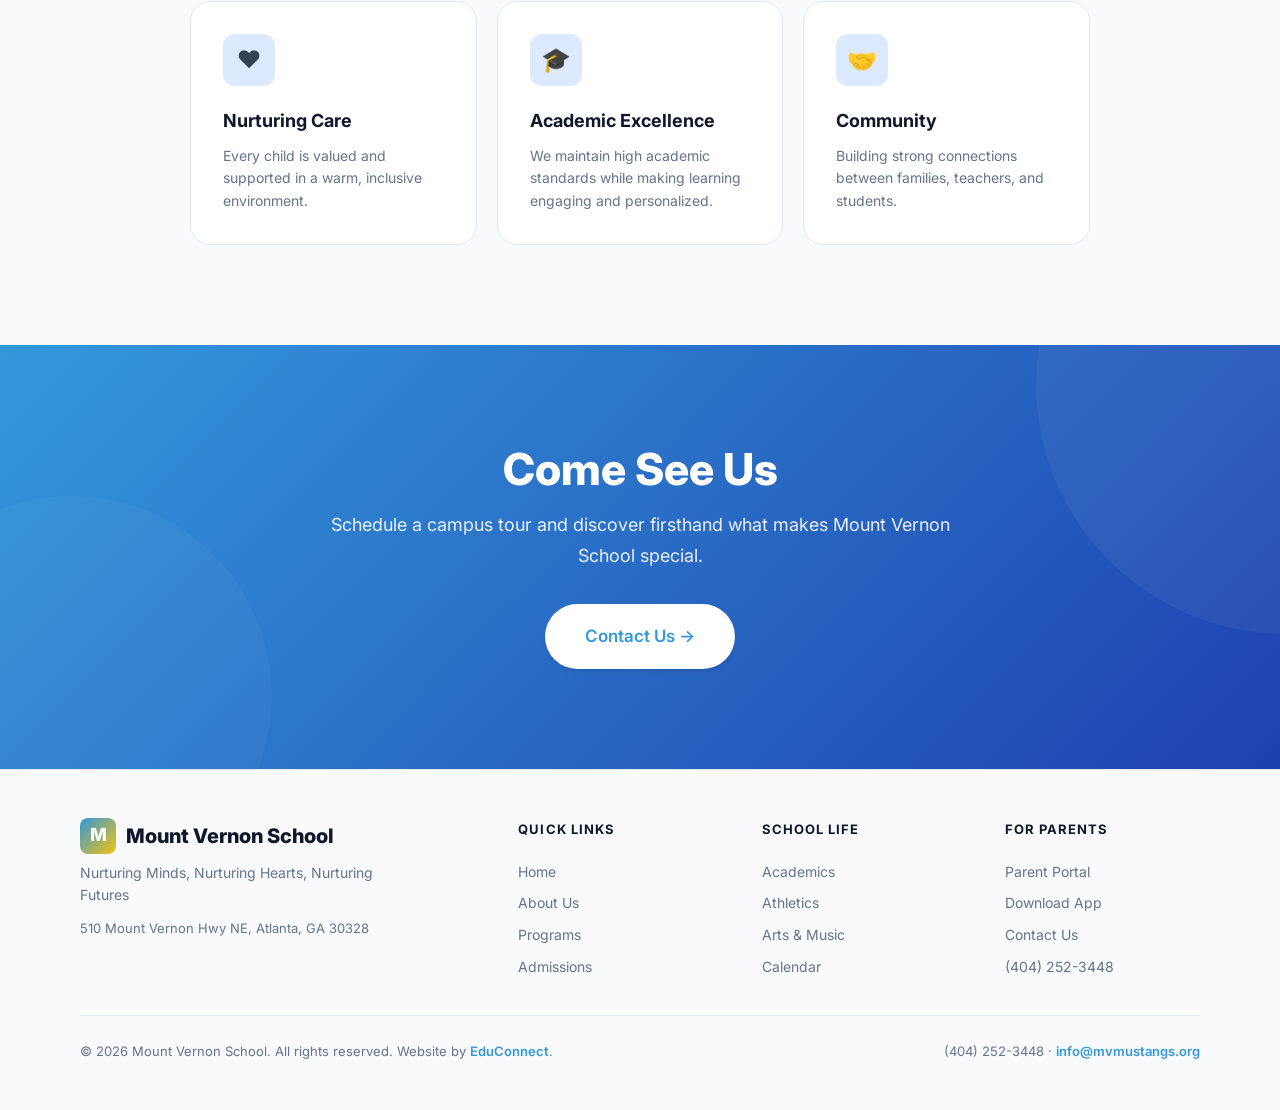
<file: about.html>
<!DOCTYPE html><html lang="en"><head>
  <meta charset="UTF-8"><meta name="viewport" content="width=device-width,initial-scale=1.0">
  <title>About Us — Mount Vernon School</title>
  <meta name="description" content="About Us — Mount Vernon School, a premier school in Atlanta, GA serving Pre-K – 8th Grade.">
  <meta property="og:title" content="About Us — Mount Vernon School"><meta property="og:type" content="website">
  <link rel="preconnect" href="https://fonts.googleapis.com"><link rel="preconnect" href="https://fonts.gstatic.com" crossorigin>
  <link href="https://fonts.googleapis.com/css2?family=Inter:wght@400;500;600;700;800&display=swap" rel="stylesheet">
  <link rel="stylesheet" href="/styles.css"><script src="/main.js" defer></script>
</head><body><div class="demo-banner">
  ✨ This is a <strong>demo website</strong> built for <strong>Mount Vernon School</strong>.
  <a href="mailto:bhupender@myfirststepschool.com">Want a website + parent app for your school?</a> Call +91-9717267473
</div>
<nav class="navbar">
  <a href="/" class="logo"><span class="logo-icon">M</span>Mount Vernon School</a>
  <div class="nav-links">
    <a href="/">Home</a>
    <a href="/about.html">About</a>
    <a href="/programs.html">Programs</a>
    <a href="/admissions.html">Admissions</a>
    <a href="/contact.html">Contact</a>
    <a href="/parents.html" class="btn btn-primary" style="padding:10px 24px;font-size:14px">Parent Portal</a>
  </div>
  <button class="hamburger" aria-label="Toggle menu"><span></span><span></span><span></span></button>
</nav><main>
<section class="page-hero"><div class="container">
  <div class="badge animate-on-scroll mb-4">About Us</div>
  <h1 class="heading-xl animate-on-scroll mb-4">Our Story</h1>
  <p class="text-lg text-muted max-w-lg mx-auto animate-on-scroll">Mount Vernon School has been shaping young minds in Atlanta, GA.</p>
</div></section>
<section class="welcome-section section-padding"><div class="container"><div class="welcome-grid">
  <div class="principal-card animate-on-scroll">
    <div class="principal-avatar">👩‍🏫</div>
    <div class="principal-name">Head of School</div><div class="principal-title">Head of School</div>
  </div>
  <div class="welcome-text animate-on-scroll">
    <h2 class="heading-lg mb-6">From Our Head of School</h2>
    <blockquote>As the Head of School, I am constantly inspired by the resilience and curiosity of our students. Our dedicated faculty and staff work tirelessly to create a nurturing environment where every child can thrive. I invite you to discover the Mount Vernon difference for yourself.</blockquote>
  </div>
</div></div></section>
<section class="content-section"><div class="container">
  <h2 class="heading-md animate-on-scroll mb-8">Our Mission &amp; History</h2>
  <p class="animate-on-scroll">Established in 1973, Mount Vernon School has a rich history of academic excellence and community engagement. Our commitment to providing a well-rounded education has earned us a reputation as one of Atlanta's premier private schools.</p>
<p class="animate-on-scroll">Our teaching approach is centered around personalized learning, encouraging students to explore their passions and interests. By combining traditional teaching methods with innovative technologies, we empower students to become creative problem-solvers and critical thinkers.</p>
<p class="animate-on-scroll">At Mount Vernon School, we believe that education extends far beyond the classroom. Our robust extracurricular programs and dedicated coaches help students develop essential life skills, such as teamwork, leadership, and sportsmanship.</p>
</div></section>
<section class="features-section section-padding"><div class="container">
  <div class="text-center mb-16"><h2 class="heading-lg animate-on-scroll mb-4">Our Core Values</h2></div>
  <div class="features-grid" style="max-width:900px;margin:0 auto">
    <div class="feature-card animate-on-scroll stagger-1"><div class="feature-icon">❤️</div><h3>Nurturing Care</h3><p>Every child is valued and supported in a warm, inclusive environment.</p></div>
    <div class="feature-card animate-on-scroll stagger-2"><div class="feature-icon">🎓</div><h3>Academic Excellence</h3><p>We maintain high academic standards while making learning engaging and personalized.</p></div>
    <div class="feature-card animate-on-scroll stagger-3"><div class="feature-icon">🤝</div><h3>Community</h3><p>Building strong connections between families, teachers, and students.</p></div>
  </div>
</div></section>
<section class="cta-section"><div class="container"><div class="cta-content animate-on-scroll">
  <h2>Come See Us</h2>
  <p>Schedule a campus tour and discover firsthand what makes Mount Vernon School special.</p>
  <div class="cta-actions"><a href="/contact.html" class="btn btn-white btn-lg">Contact Us →</a></div>
</div></div></section>
</main><footer class="footer">
  <div class="container">
    <div class="footer-grid">
      <div class="footer-brand">
        <div class="logo" style="margin-bottom:8px"><span class="logo-icon">M</span>Mount Vernon School</div>
        <p>Nurturing Minds, Nurturing Hearts, Nurturing Futures</p>
        <p style="margin-top:12px;font-size:13px">510 Mount Vernon Hwy NE, Atlanta, GA 30328</p>
      </div>
      <div class="footer-col"><h4>Quick Links</h4><a href="/">Home</a><a href="/about.html">About Us</a><a href="/programs.html">Programs</a><a href="/admissions.html">Admissions</a></div>
      <div class="footer-col"><h4>School Life</h4><a href="/programs.html">Academics</a><a href="/programs.html">Athletics</a><a href="/programs.html">Arts &amp; Music</a><a href="/contact.html">Calendar</a></div>
      <div class="footer-col"><h4>For Parents</h4><a href="/parents.html">Parent Portal</a><a href="/parents.html">Download App</a><a href="/contact.html">Contact Us</a><a href="tel:(404) 252-3448">(404) 252-3448</a></div>
    </div>
    <div class="footer-bottom">
      <p>&copy; 2026 Mount Vernon School. All rights reserved. Website by <a href="mailto:bhupender@myfirststepschool.com">EduConnect</a>.</p>
      <p>(404) 252-3448 &middot; <a href="mailto:info@mvmustangs.org">info@mvmustangs.org</a></p>
    </div>
  </div>
</footer></body></html>
</file>
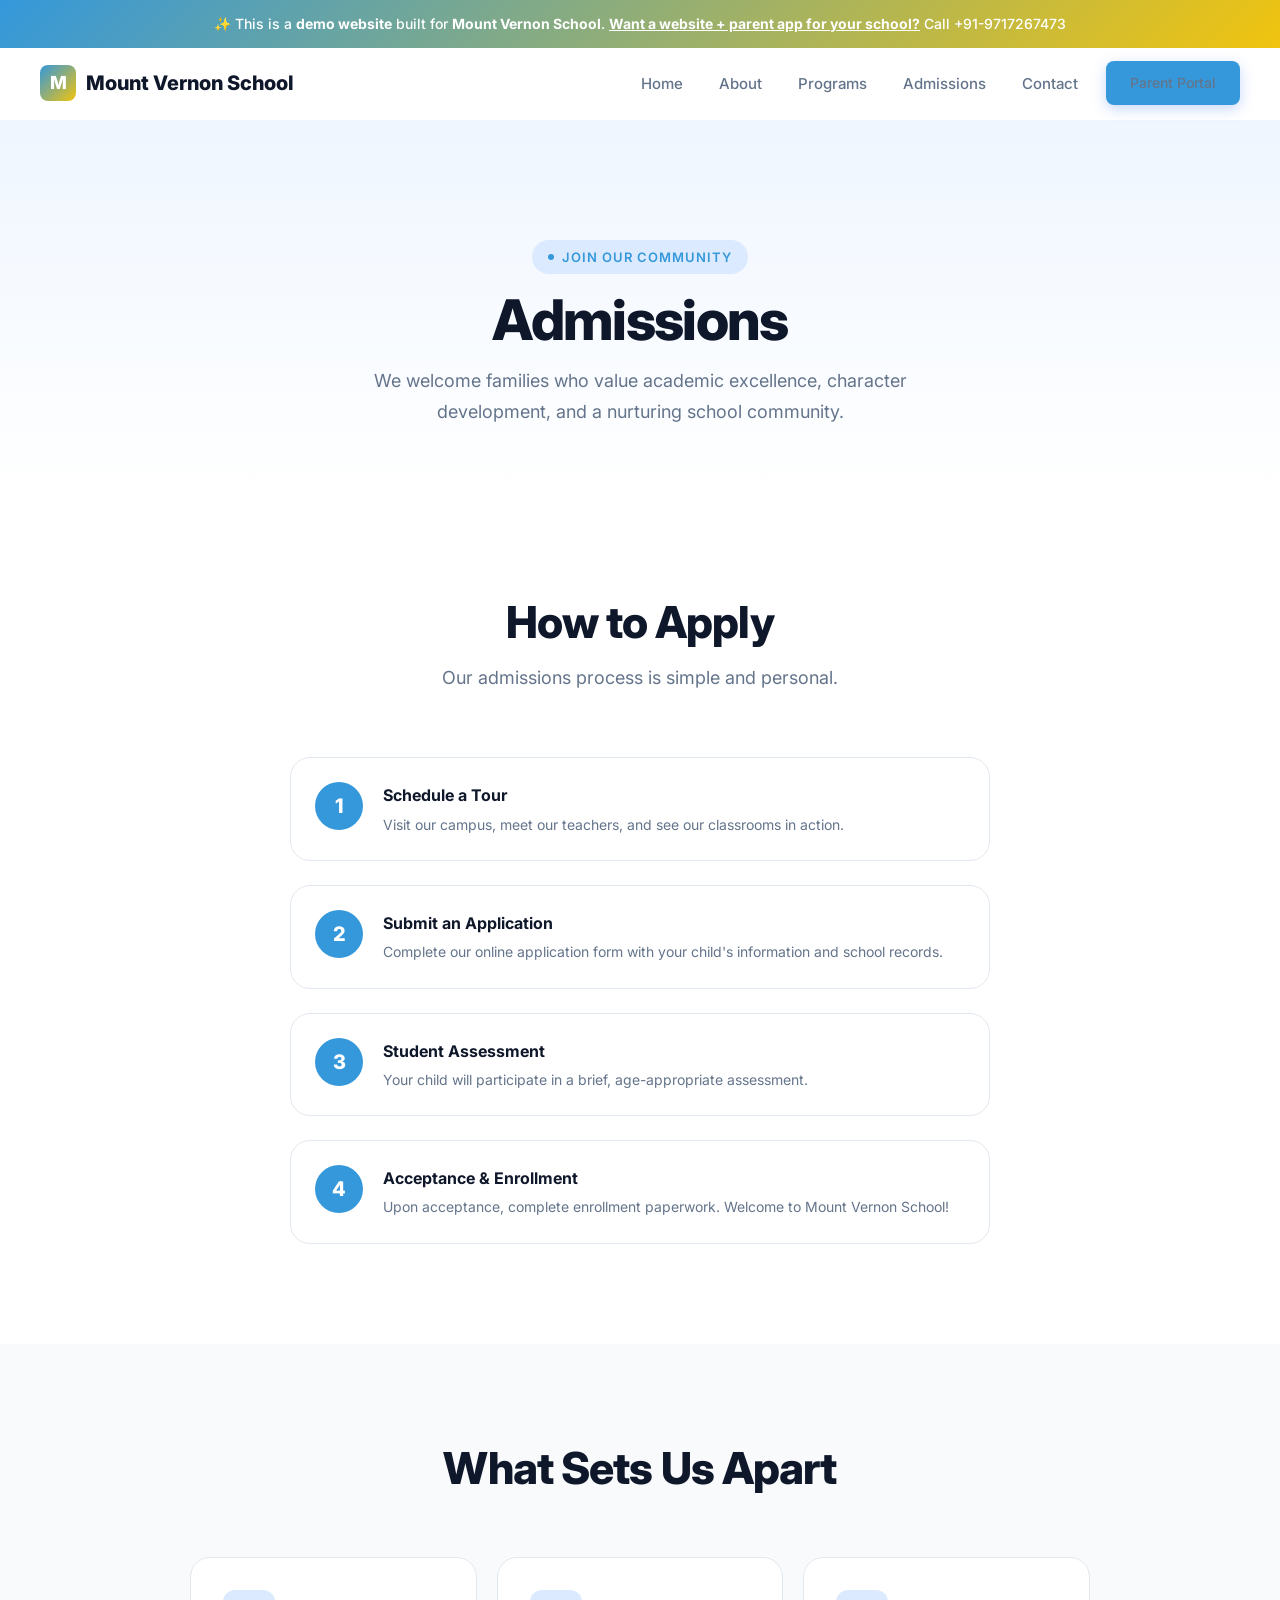
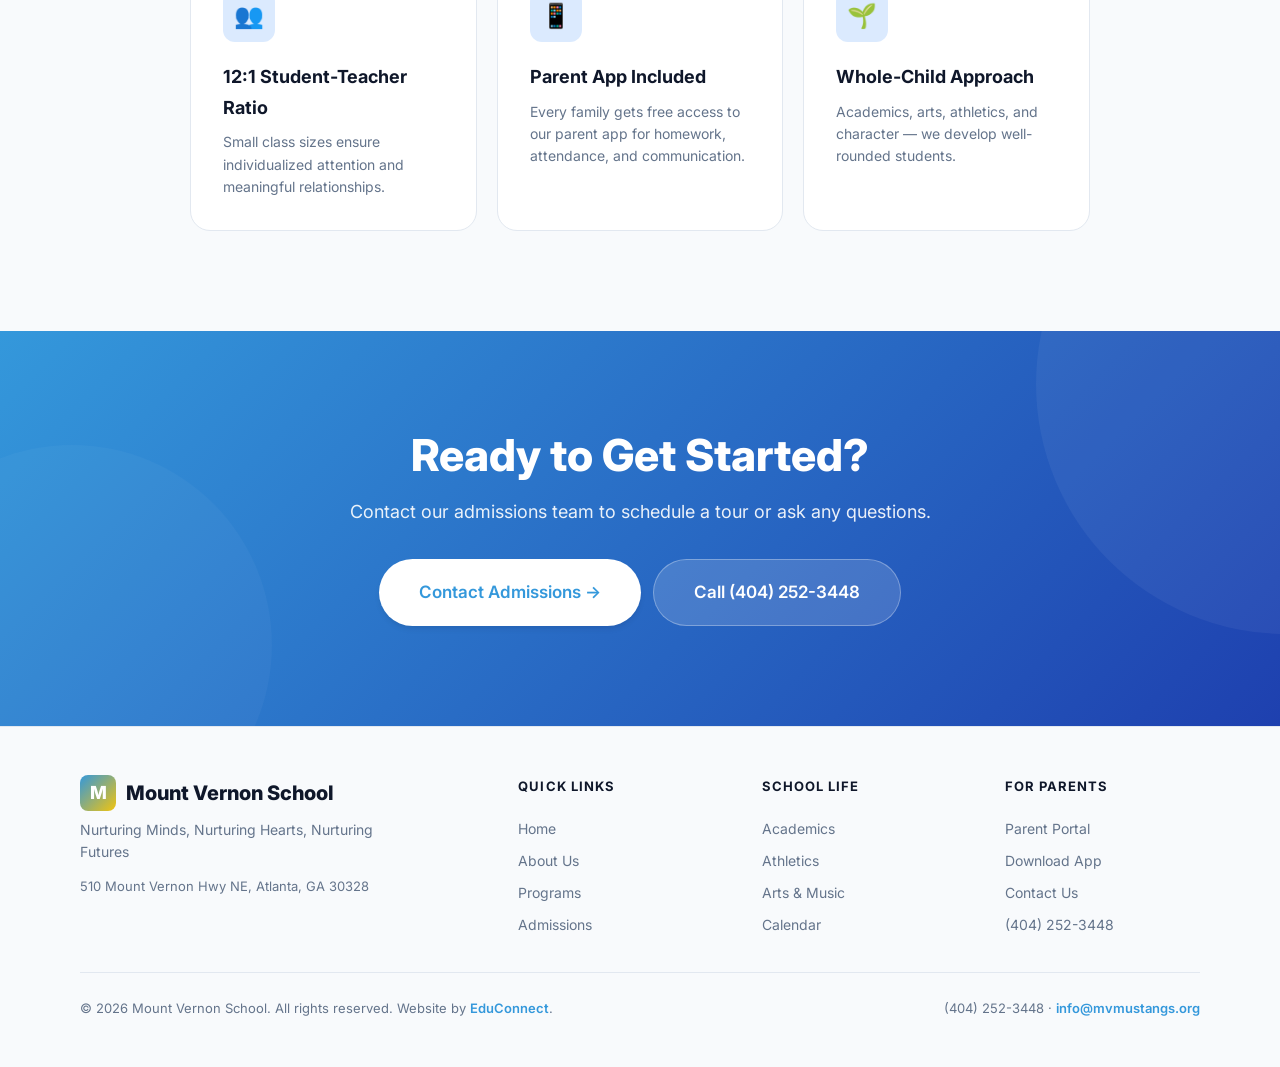
<file: admissions.html>
<!DOCTYPE html><html lang="en"><head>
  <meta charset="UTF-8"><meta name="viewport" content="width=device-width,initial-scale=1.0">
  <title>Admissions — Mount Vernon School</title>
  <meta name="description" content="Admissions — Mount Vernon School, a premier school in Atlanta, GA serving Pre-K – 8th Grade.">
  <meta property="og:title" content="Admissions — Mount Vernon School"><meta property="og:type" content="website">
  <link rel="preconnect" href="https://fonts.googleapis.com"><link rel="preconnect" href="https://fonts.gstatic.com" crossorigin>
  <link href="https://fonts.googleapis.com/css2?family=Inter:wght@400;500;600;700;800&display=swap" rel="stylesheet">
  <link rel="stylesheet" href="/styles.css"><script src="/main.js" defer></script>
</head><body><div class="demo-banner">
  ✨ This is a <strong>demo website</strong> built for <strong>Mount Vernon School</strong>.
  <a href="mailto:bhupender@myfirststepschool.com">Want a website + parent app for your school?</a> Call +91-9717267473
</div>
<nav class="navbar">
  <a href="/" class="logo"><span class="logo-icon">M</span>Mount Vernon School</a>
  <div class="nav-links">
    <a href="/">Home</a>
    <a href="/about.html">About</a>
    <a href="/programs.html">Programs</a>
    <a href="/admissions.html">Admissions</a>
    <a href="/contact.html">Contact</a>
    <a href="/parents.html" class="btn btn-primary" style="padding:10px 24px;font-size:14px">Parent Portal</a>
  </div>
  <button class="hamburger" aria-label="Toggle menu"><span></span><span></span><span></span></button>
</nav><main>
<section class="page-hero"><div class="container">
  <div class="badge animate-on-scroll mb-4">Join Our Community</div>
  <h1 class="heading-xl animate-on-scroll mb-4">Admissions</h1>
  <p class="text-lg text-muted max-w-lg mx-auto animate-on-scroll">We welcome families who value academic excellence, character development, and a nurturing school community.</p>
</div></section>
<section class="section-padding"><div class="container">
  <div class="text-center mb-16">
    <h2 class="heading-lg animate-on-scroll mb-4">How to Apply</h2>
    <p class="text-lg text-muted max-w-lg mx-auto animate-on-scroll">Our admissions process is simple and personal.</p>
  </div>
  <div class="admissions-steps">
    <div class="adm-step animate-on-scroll stagger-1"><div class="adm-step-num">1</div><div><h4>Schedule a Tour</h4><p>Visit our campus, meet our teachers, and see our classrooms in action.</p></div></div>
    <div class="adm-step animate-on-scroll stagger-2"><div class="adm-step-num">2</div><div><h4>Submit an Application</h4><p>Complete our online application form with your child's information and school records.</p></div></div>
    <div class="adm-step animate-on-scroll stagger-3"><div class="adm-step-num">3</div><div><h4>Student Assessment</h4><p>Your child will participate in a brief, age-appropriate assessment.</p></div></div>
    <div class="adm-step animate-on-scroll stagger-4"><div class="adm-step-num">4</div><div><h4>Acceptance &amp; Enrollment</h4><p>Upon acceptance, complete enrollment paperwork. Welcome to Mount Vernon School!</p></div></div>
  </div>
</div></section>
<section class="features-section section-padding"><div class="container">
  <div class="text-center mb-16"><h2 class="heading-lg animate-on-scroll mb-4">What Sets Us Apart</h2></div>
  <div class="features-grid" style="max-width:900px;margin:0 auto">
    <div class="feature-card animate-on-scroll stagger-1"><div class="feature-icon">👥</div><h3>12:1 Student-Teacher Ratio</h3><p>Small class sizes ensure individualized attention and meaningful relationships.</p></div>
    <div class="feature-card animate-on-scroll stagger-2"><div class="feature-icon">📱</div><h3>Parent App Included</h3><p>Every family gets free access to our parent app for homework, attendance, and communication.</p></div>
    <div class="feature-card animate-on-scroll stagger-3"><div class="feature-icon">🌱</div><h3>Whole-Child Approach</h3><p>Academics, arts, athletics, and character — we develop well-rounded students.</p></div>
  </div>
</div></section>
<section class="cta-section"><div class="container"><div class="cta-content animate-on-scroll">
  <h2>Ready to Get Started?</h2>
  <p>Contact our admissions team to schedule a tour or ask any questions.</p>
  <div class="cta-actions">
    <a href="/contact.html" class="btn btn-white btn-lg">Contact Admissions →</a>
    <a href="tel:(404) 252-3448" class="btn btn-lg" style="background:rgba(255,255,255,.15);color:white;border:1px solid rgba(255,255,255,.3)">Call (404) 252-3448</a>
  </div>
</div></div></section>
</main><footer class="footer">
  <div class="container">
    <div class="footer-grid">
      <div class="footer-brand">
        <div class="logo" style="margin-bottom:8px"><span class="logo-icon">M</span>Mount Vernon School</div>
        <p>Nurturing Minds, Nurturing Hearts, Nurturing Futures</p>
        <p style="margin-top:12px;font-size:13px">510 Mount Vernon Hwy NE, Atlanta, GA 30328</p>
      </div>
      <div class="footer-col"><h4>Quick Links</h4><a href="/">Home</a><a href="/about.html">About Us</a><a href="/programs.html">Programs</a><a href="/admissions.html">Admissions</a></div>
      <div class="footer-col"><h4>School Life</h4><a href="/programs.html">Academics</a><a href="/programs.html">Athletics</a><a href="/programs.html">Arts &amp; Music</a><a href="/contact.html">Calendar</a></div>
      <div class="footer-col"><h4>For Parents</h4><a href="/parents.html">Parent Portal</a><a href="/parents.html">Download App</a><a href="/contact.html">Contact Us</a><a href="tel:(404) 252-3448">(404) 252-3448</a></div>
    </div>
    <div class="footer-bottom">
      <p>&copy; 2026 Mount Vernon School. All rights reserved. Website by <a href="mailto:bhupender@myfirststepschool.com">EduConnect</a>.</p>
      <p>(404) 252-3448 &middot; <a href="mailto:info@mvmustangs.org">info@mvmustangs.org</a></p>
    </div>
  </div>
</footer></body></html>
</file>
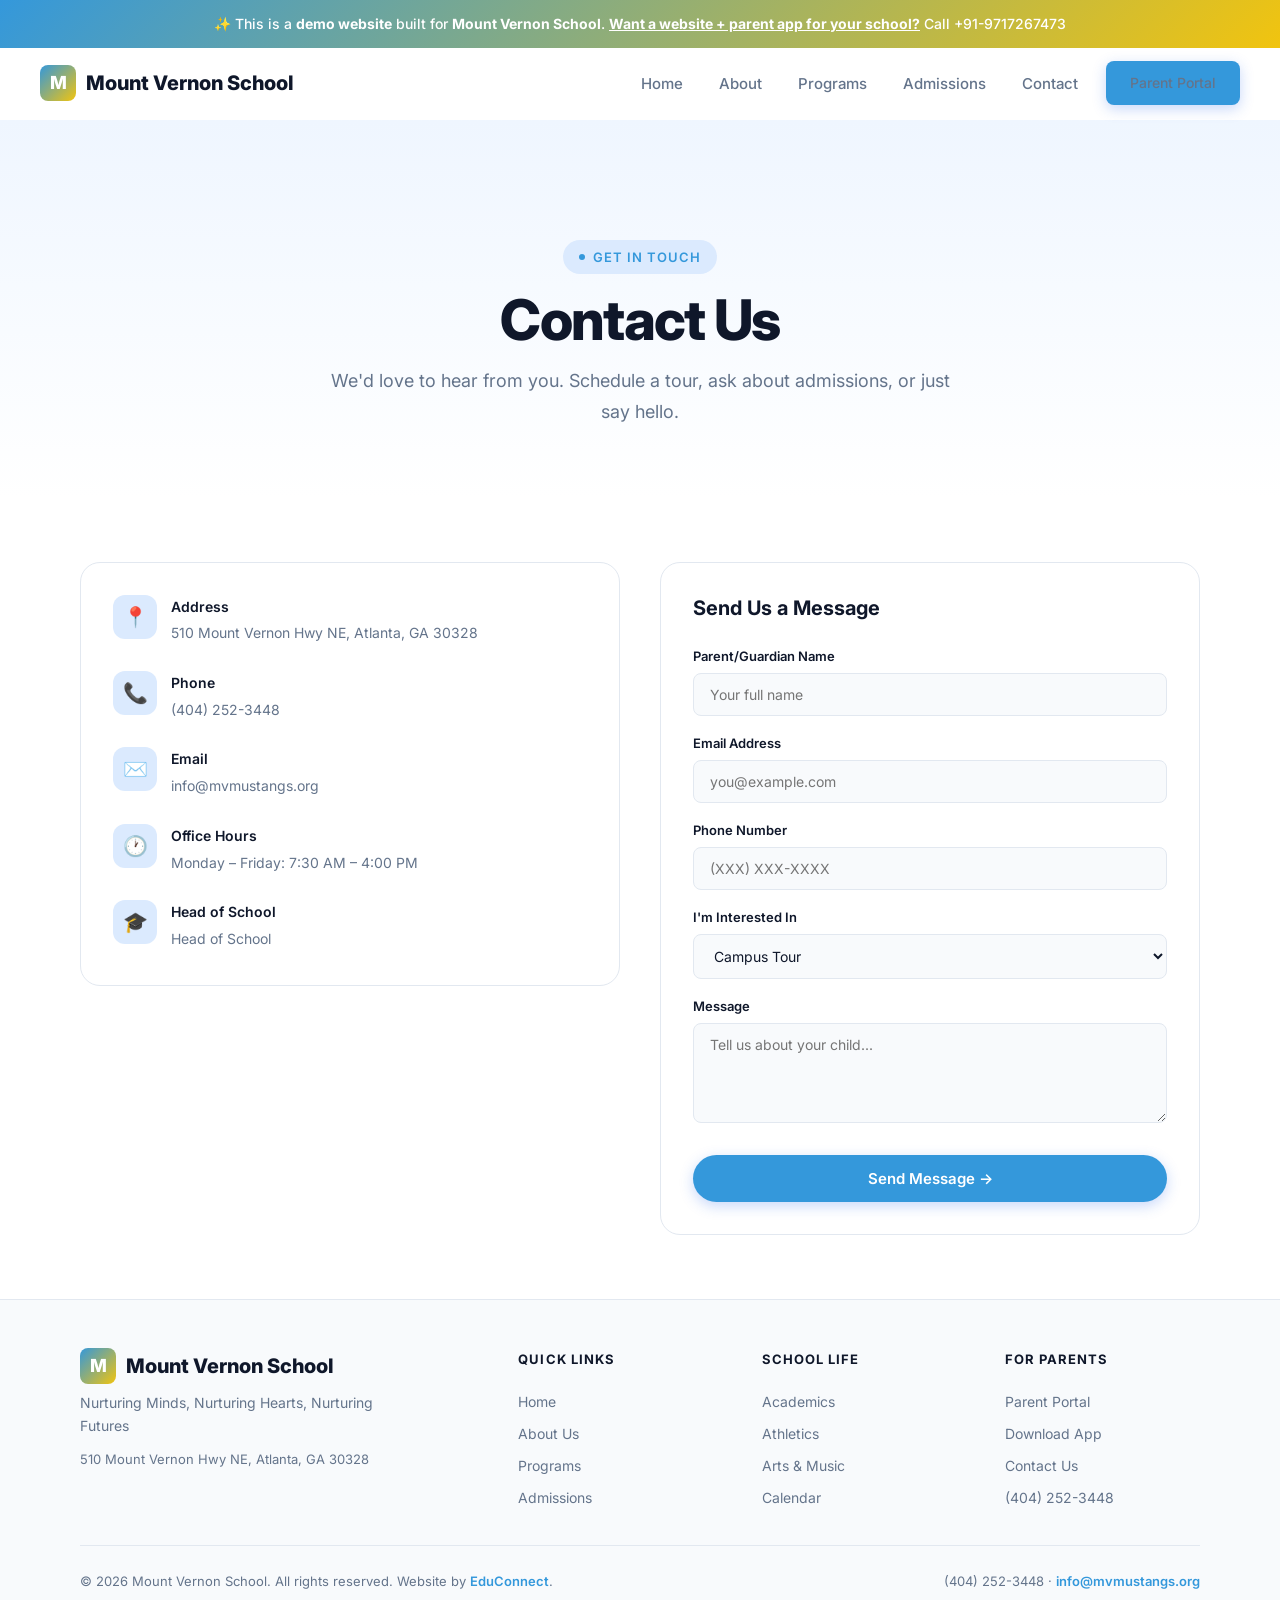
<file: contact.html>
<!DOCTYPE html><html lang="en"><head>
  <meta charset="UTF-8"><meta name="viewport" content="width=device-width,initial-scale=1.0">
  <title>Contact — Mount Vernon School</title>
  <meta name="description" content="Contact — Mount Vernon School, a premier school in Atlanta, GA serving Pre-K – 8th Grade.">
  <meta property="og:title" content="Contact — Mount Vernon School"><meta property="og:type" content="website">
  <link rel="preconnect" href="https://fonts.googleapis.com"><link rel="preconnect" href="https://fonts.gstatic.com" crossorigin>
  <link href="https://fonts.googleapis.com/css2?family=Inter:wght@400;500;600;700;800&display=swap" rel="stylesheet">
  <link rel="stylesheet" href="/styles.css"><script src="/main.js" defer></script>
</head><body><div class="demo-banner">
  ✨ This is a <strong>demo website</strong> built for <strong>Mount Vernon School</strong>.
  <a href="mailto:bhupender@myfirststepschool.com">Want a website + parent app for your school?</a> Call +91-9717267473
</div>
<nav class="navbar">
  <a href="/" class="logo"><span class="logo-icon">M</span>Mount Vernon School</a>
  <div class="nav-links">
    <a href="/">Home</a>
    <a href="/about.html">About</a>
    <a href="/programs.html">Programs</a>
    <a href="/admissions.html">Admissions</a>
    <a href="/contact.html">Contact</a>
    <a href="/parents.html" class="btn btn-primary" style="padding:10px 24px;font-size:14px">Parent Portal</a>
  </div>
  <button class="hamburger" aria-label="Toggle menu"><span></span><span></span><span></span></button>
</nav><main>
<section class="page-hero"><div class="container">
  <div class="badge animate-on-scroll mb-4">Get in Touch</div>
  <h1 class="heading-xl animate-on-scroll mb-4">Contact Us</h1>
  <p class="text-lg text-muted max-w-lg mx-auto animate-on-scroll">We'd love to hear from you. Schedule a tour, ask about admissions, or just say hello.</p>
</div></section>
<section class="content-section"><div class="container" style="max-width:1200px"><div class="contact-grid">
  <div>
    <div class="contact-info-card animate-on-scroll mb-8">
      <div class="contact-item"><div class="contact-icon">📍</div><div><h4>Address</h4><p>510 Mount Vernon Hwy NE, Atlanta, GA 30328</p></div></div>
      <div class="contact-item"><div class="contact-icon">📞</div><div><h4>Phone</h4><p>(404) 252-3448</p></div></div>
      <div class="contact-item"><div class="contact-icon">✉️</div><div><h4>Email</h4><p>info@mvmustangs.org</p></div></div>
      <div class="contact-item"><div class="contact-icon">🕐</div><div><h4>Office Hours</h4><p>Monday – Friday: 7:30 AM – 4:00 PM</p></div></div>
      <div class="contact-item"><div class="contact-icon">🎓</div><div><h4>Head of School</h4><p>Head of School</p></div></div>
    </div>
  </div>
  <div class="contact-form animate-on-scroll">
    <h3 class="heading-sm mb-6">Send Us a Message</h3>
    <form action="mailto:info@mvmustangs.org" method="POST" enctype="text/plain">
      <div class="form-group"><label class="form-label">Parent/Guardian Name</label><input type="text" class="form-input" placeholder="Your full name" required></div>
      <div class="form-group"><label class="form-label">Email Address</label><input type="email" class="form-input" placeholder="you@example.com" required></div>
      <div class="form-group"><label class="form-label">Phone Number</label><input type="tel" class="form-input" placeholder="(XXX) XXX-XXXX"></div>
      <div class="form-group"><label class="form-label">I'm Interested In</label>
        <select class="form-input"><option>Campus Tour</option><option>Admissions Inquiry</option><option>Transfer Student</option><option>General Question</option></select>
      </div>
      <div class="form-group"><label class="form-label">Message</label><textarea class="form-textarea" placeholder="Tell us about your child..." rows="4" required></textarea></div>
      <button type="submit" class="btn btn-primary" style="width:100%">Send Message →</button>
    </form>
  </div>
</div></div></section>
</main><footer class="footer">
  <div class="container">
    <div class="footer-grid">
      <div class="footer-brand">
        <div class="logo" style="margin-bottom:8px"><span class="logo-icon">M</span>Mount Vernon School</div>
        <p>Nurturing Minds, Nurturing Hearts, Nurturing Futures</p>
        <p style="margin-top:12px;font-size:13px">510 Mount Vernon Hwy NE, Atlanta, GA 30328</p>
      </div>
      <div class="footer-col"><h4>Quick Links</h4><a href="/">Home</a><a href="/about.html">About Us</a><a href="/programs.html">Programs</a><a href="/admissions.html">Admissions</a></div>
      <div class="footer-col"><h4>School Life</h4><a href="/programs.html">Academics</a><a href="/programs.html">Athletics</a><a href="/programs.html">Arts &amp; Music</a><a href="/contact.html">Calendar</a></div>
      <div class="footer-col"><h4>For Parents</h4><a href="/parents.html">Parent Portal</a><a href="/parents.html">Download App</a><a href="/contact.html">Contact Us</a><a href="tel:(404) 252-3448">(404) 252-3448</a></div>
    </div>
    <div class="footer-bottom">
      <p>&copy; 2026 Mount Vernon School. All rights reserved. Website by <a href="mailto:bhupender@myfirststepschool.com">EduConnect</a>.</p>
      <p>(404) 252-3448 &middot; <a href="mailto:info@mvmustangs.org">info@mvmustangs.org</a></p>
    </div>
  </div>
</footer></body></html>
</file>
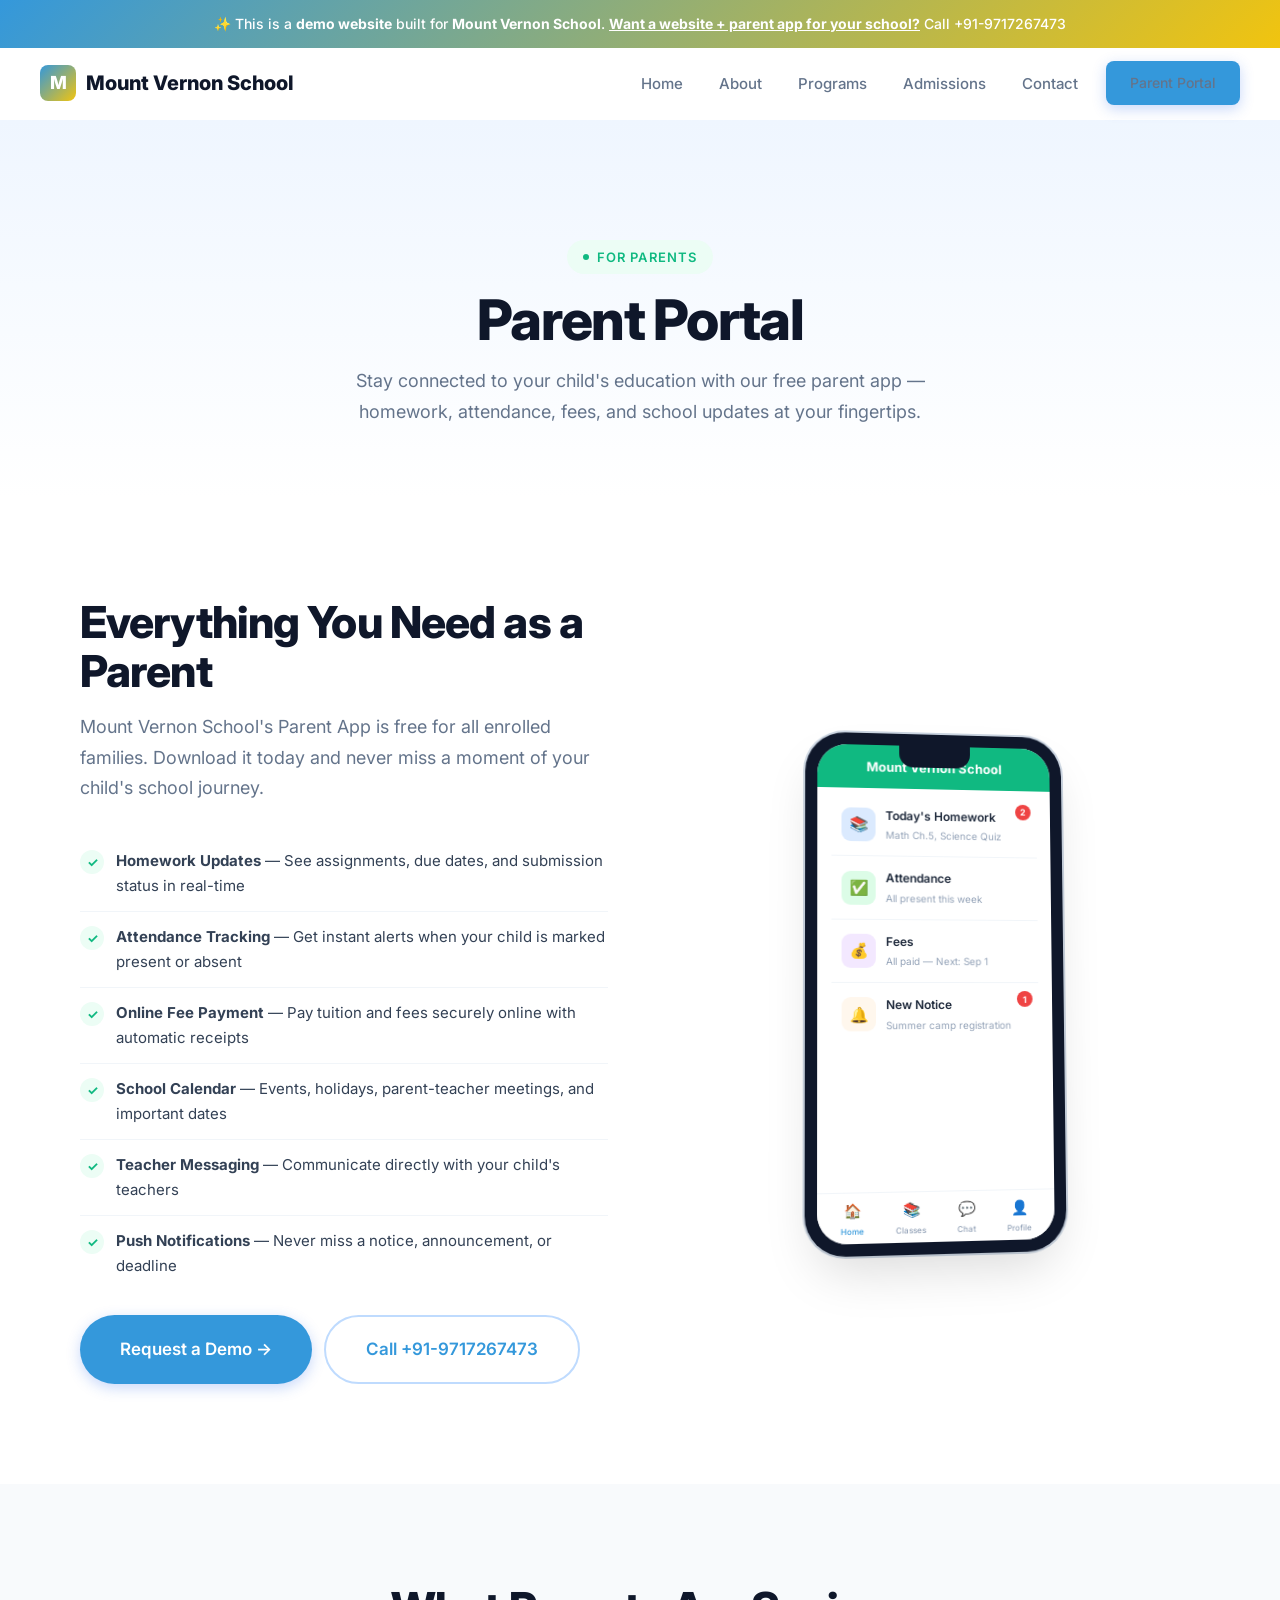
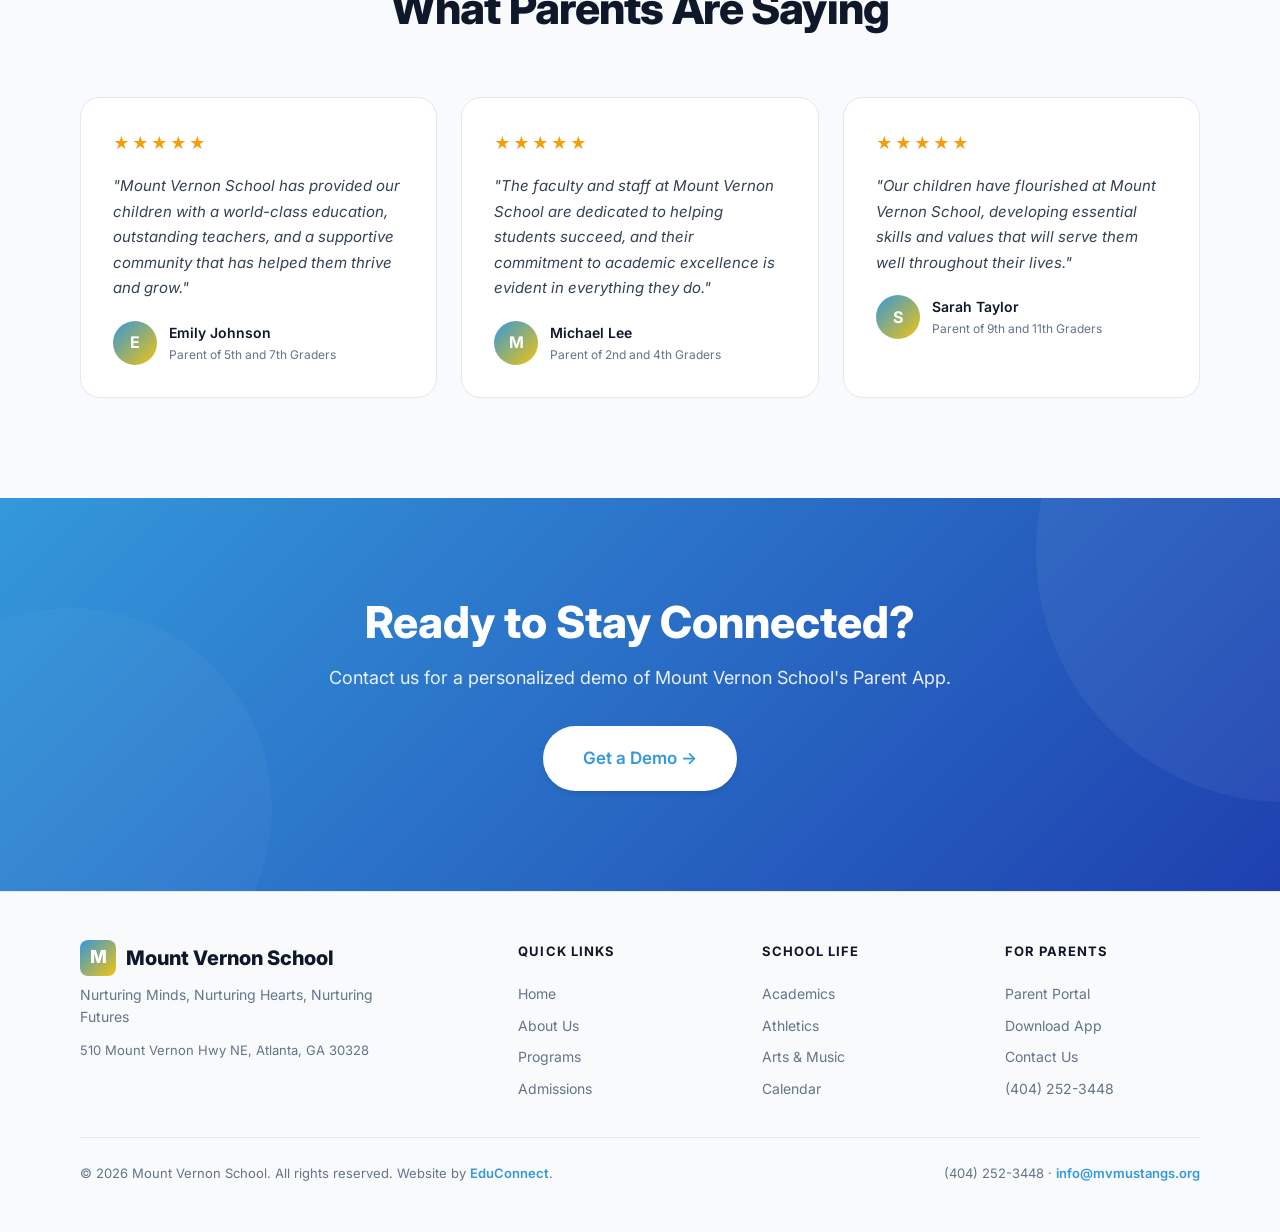
<file: parents.html>
<!DOCTYPE html><html lang="en"><head>
  <meta charset="UTF-8"><meta name="viewport" content="width=device-width,initial-scale=1.0">
  <title>Parent Portal — Mount Vernon School</title>
  <meta name="description" content="Parent Portal — Mount Vernon School, a premier school in Atlanta, GA serving Pre-K – 8th Grade.">
  <meta property="og:title" content="Parent Portal — Mount Vernon School"><meta property="og:type" content="website">
  <link rel="preconnect" href="https://fonts.googleapis.com"><link rel="preconnect" href="https://fonts.gstatic.com" crossorigin>
  <link href="https://fonts.googleapis.com/css2?family=Inter:wght@400;500;600;700;800&display=swap" rel="stylesheet">
  <link rel="stylesheet" href="/styles.css"><script src="/main.js" defer></script>
</head><body><div class="demo-banner">
  ✨ This is a <strong>demo website</strong> built for <strong>Mount Vernon School</strong>.
  <a href="mailto:bhupender@myfirststepschool.com">Want a website + parent app for your school?</a> Call +91-9717267473
</div>
<nav class="navbar">
  <a href="/" class="logo"><span class="logo-icon">M</span>Mount Vernon School</a>
  <div class="nav-links">
    <a href="/">Home</a>
    <a href="/about.html">About</a>
    <a href="/programs.html">Programs</a>
    <a href="/admissions.html">Admissions</a>
    <a href="/contact.html">Contact</a>
    <a href="/parents.html" class="btn btn-primary" style="padding:10px 24px;font-size:14px">Parent Portal</a>
  </div>
  <button class="hamburger" aria-label="Toggle menu"><span></span><span></span><span></span></button>
</nav><main>
<section class="page-hero"><div class="container">
  <div class="badge accent animate-on-scroll mb-4">For Parents</div>
  <h1 class="heading-xl animate-on-scroll mb-4">Parent Portal</h1>
  <p class="text-lg text-muted max-w-lg mx-auto animate-on-scroll">Stay connected to your child's education with our free parent app — homework, attendance, fees, and school updates at your fingertips.</p>
</div></section>
<section class="portal-section section-padding"><div class="container"><div class="portal-grid">
  <div>
    <h2 class="heading-lg animate-on-scroll mb-4">Everything You Need as a Parent</h2>
    <p class="text-lg text-muted animate-on-scroll mb-8">Mount Vernon School's Parent App is free for all enrolled families. Download it today and never miss a moment of your child's school journey.</p>
    <ul class="portal-features animate-on-scroll">
      <li><span class="pf-icon">✓</span><div><strong>Homework Updates</strong> — See assignments, due dates, and submission status in real-time</div></li>
      <li><span class="pf-icon">✓</span><div><strong>Attendance Tracking</strong> — Get instant alerts when your child is marked present or absent</div></li>
      <li><span class="pf-icon">✓</span><div><strong>Online Fee Payment</strong> — Pay tuition and fees securely online with automatic receipts</div></li>
      <li><span class="pf-icon">✓</span><div><strong>School Calendar</strong> — Events, holidays, parent-teacher meetings, and important dates</div></li>
      <li><span class="pf-icon">✓</span><div><strong>Teacher Messaging</strong> — Communicate directly with your child's teachers</div></li>
      <li><span class="pf-icon">✓</span><div><strong>Push Notifications</strong> — Never miss a notice, announcement, or deadline</div></li>
    </ul>
    <div class="animate-on-scroll" style="display:flex;gap:12px;flex-wrap:wrap;margin-top:24px">
      <a href="mailto:bhupender@myfirststepschool.com?subject=Parent App Demo" class="btn btn-primary btn-lg">Request a Demo →</a>
      <a href="tel:+919717267473" class="btn btn-outline btn-lg">Call +91-9717267473</a>
    </div>
  </div>
  <div class="animate-on-scroll" style="display:flex;justify-content:center">
    <div class="phone-mockup" style="transform:perspective(1000px) rotateY(6deg) rotateX(3deg)"><div class="phone-screen">
      <div class="phone-status-bar" style="background:var(--accent)">Mount Vernon School</div>
      <div class="phone-screen-content">
        <div class="phone-nav-item"><div class="phone-nav-icon blue">📚</div><div><div class="phone-nav-label">Today's Homework</div><div class="phone-nav-sub">Math Ch.5, Science Quiz</div></div><div class="phone-badge">2</div></div>
        <div class="phone-nav-item"><div class="phone-nav-icon green">✅</div><div><div class="phone-nav-label">Attendance</div><div class="phone-nav-sub">All present this week</div></div></div>
        <div class="phone-nav-item"><div class="phone-nav-icon purple">💰</div><div><div class="phone-nav-label">Fees</div><div class="phone-nav-sub">All paid — Next: Sep 1</div></div></div>
        <div class="phone-nav-item"><div class="phone-nav-icon orange">🔔</div><div><div class="phone-nav-label">New Notice</div><div class="phone-nav-sub">Summer camp registration</div></div><div class="phone-badge">1</div></div>
      </div>
      <div class="phone-bottom-bar">
        <div class="phone-tab active"><div style="font-size:14px">🏠</div>Home</div>
        <div class="phone-tab"><div style="font-size:14px">📚</div>Classes</div>
        <div class="phone-tab"><div style="font-size:14px">💬</div>Chat</div>
        <div class="phone-tab"><div style="font-size:14px">👤</div>Profile</div>
      </div>
    </div></div>
  </div>
</div></div></section>
<section class="testimonials-section section-padding"><div class="container">
  <div class="text-center mb-16"><h2 class="heading-lg animate-on-scroll mb-4">What Parents Are Saying</h2></div>
  <div class="testimonials-grid">
      <div class="testimonial-card animate-on-scroll stagger-1">
        <div class="stars"><span class="star">★</span><span class="star">★</span><span class="star">★</span><span class="star">★</span><span class="star">★</span></div>
        <p class="testimonial-text">"Mount Vernon School has provided our children with a world-class education, outstanding teachers, and a supportive community that has helped them thrive and grow."</p>
        <div class="testimonial-author"><div class="author-avatar">E</div>
        <div class="author-info"><div class="author-name">Emily Johnson</div><div class="author-role">Parent of 5th and 7th Graders</div></div></div>
      </div>
      <div class="testimonial-card animate-on-scroll stagger-2">
        <div class="stars"><span class="star">★</span><span class="star">★</span><span class="star">★</span><span class="star">★</span><span class="star">★</span></div>
        <p class="testimonial-text">"The faculty and staff at Mount Vernon School are dedicated to helping students succeed, and their commitment to academic excellence is evident in everything they do."</p>
        <div class="testimonial-author"><div class="author-avatar">M</div>
        <div class="author-info"><div class="author-name">Michael Lee</div><div class="author-role">Parent of 2nd and 4th Graders</div></div></div>
      </div>
      <div class="testimonial-card animate-on-scroll stagger-3">
        <div class="stars"><span class="star">★</span><span class="star">★</span><span class="star">★</span><span class="star">★</span><span class="star">★</span></div>
        <p class="testimonial-text">"Our children have flourished at Mount Vernon School, developing essential skills and values that will serve them well throughout their lives."</p>
        <div class="testimonial-author"><div class="author-avatar">S</div>
        <div class="author-info"><div class="author-name">Sarah Taylor</div><div class="author-role">Parent of 9th and 11th Graders</div></div></div>
      </div></div>
</div></section>
<section class="cta-section"><div class="container"><div class="cta-content animate-on-scroll">
  <h2>Ready to Stay Connected?</h2>
  <p>Contact us for a personalized demo of Mount Vernon School's Parent App.</p>
  <div class="cta-actions"><a href="mailto:bhupender@myfirststepschool.com?subject=Demo Request" class="btn btn-white btn-lg">Get a Demo →</a></div>
</div></div></section>
</main><footer class="footer">
  <div class="container">
    <div class="footer-grid">
      <div class="footer-brand">
        <div class="logo" style="margin-bottom:8px"><span class="logo-icon">M</span>Mount Vernon School</div>
        <p>Nurturing Minds, Nurturing Hearts, Nurturing Futures</p>
        <p style="margin-top:12px;font-size:13px">510 Mount Vernon Hwy NE, Atlanta, GA 30328</p>
      </div>
      <div class="footer-col"><h4>Quick Links</h4><a href="/">Home</a><a href="/about.html">About Us</a><a href="/programs.html">Programs</a><a href="/admissions.html">Admissions</a></div>
      <div class="footer-col"><h4>School Life</h4><a href="/programs.html">Academics</a><a href="/programs.html">Athletics</a><a href="/programs.html">Arts &amp; Music</a><a href="/contact.html">Calendar</a></div>
      <div class="footer-col"><h4>For Parents</h4><a href="/parents.html">Parent Portal</a><a href="/parents.html">Download App</a><a href="/contact.html">Contact Us</a><a href="tel:(404) 252-3448">(404) 252-3448</a></div>
    </div>
    <div class="footer-bottom">
      <p>&copy; 2026 Mount Vernon School. All rights reserved. Website by <a href="mailto:bhupender@myfirststepschool.com">EduConnect</a>.</p>
      <p>(404) 252-3448 &middot; <a href="mailto:info@mvmustangs.org">info@mvmustangs.org</a></p>
    </div>
  </div>
</footer></body></html>
</file>
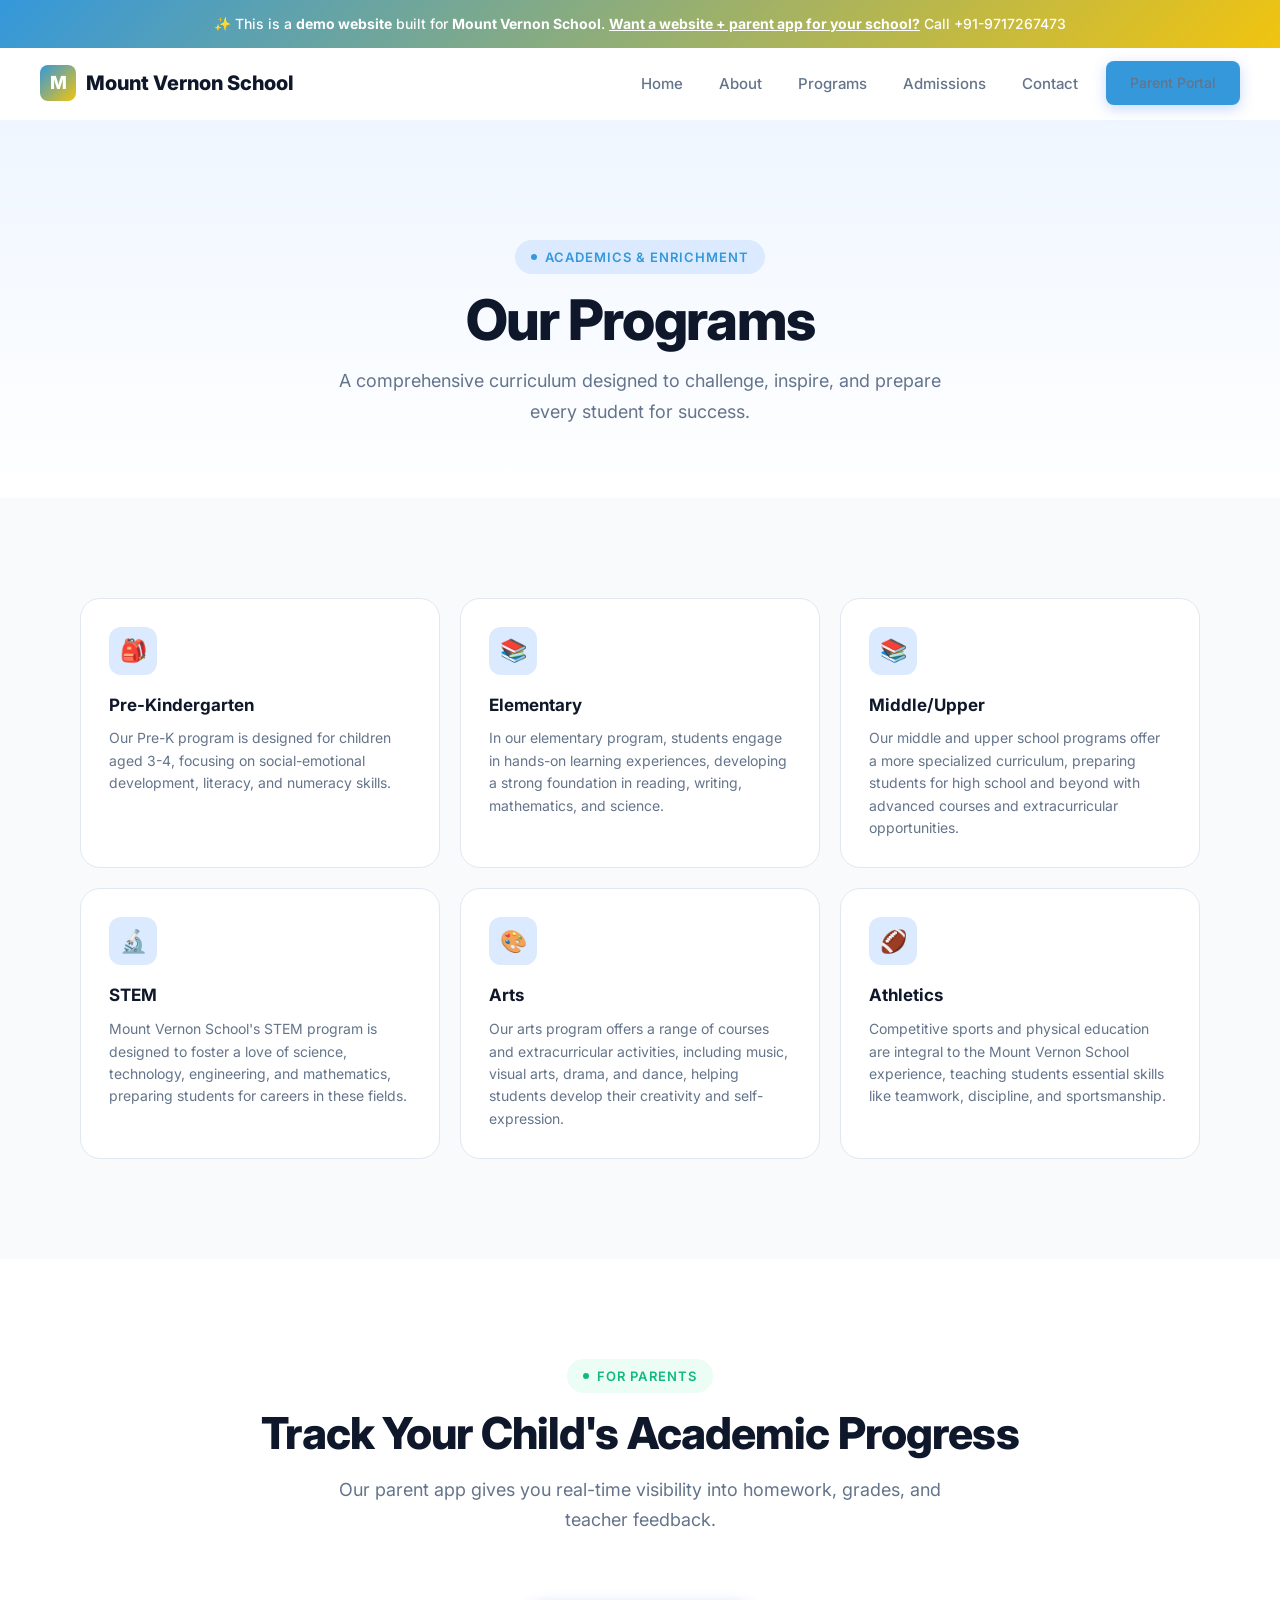
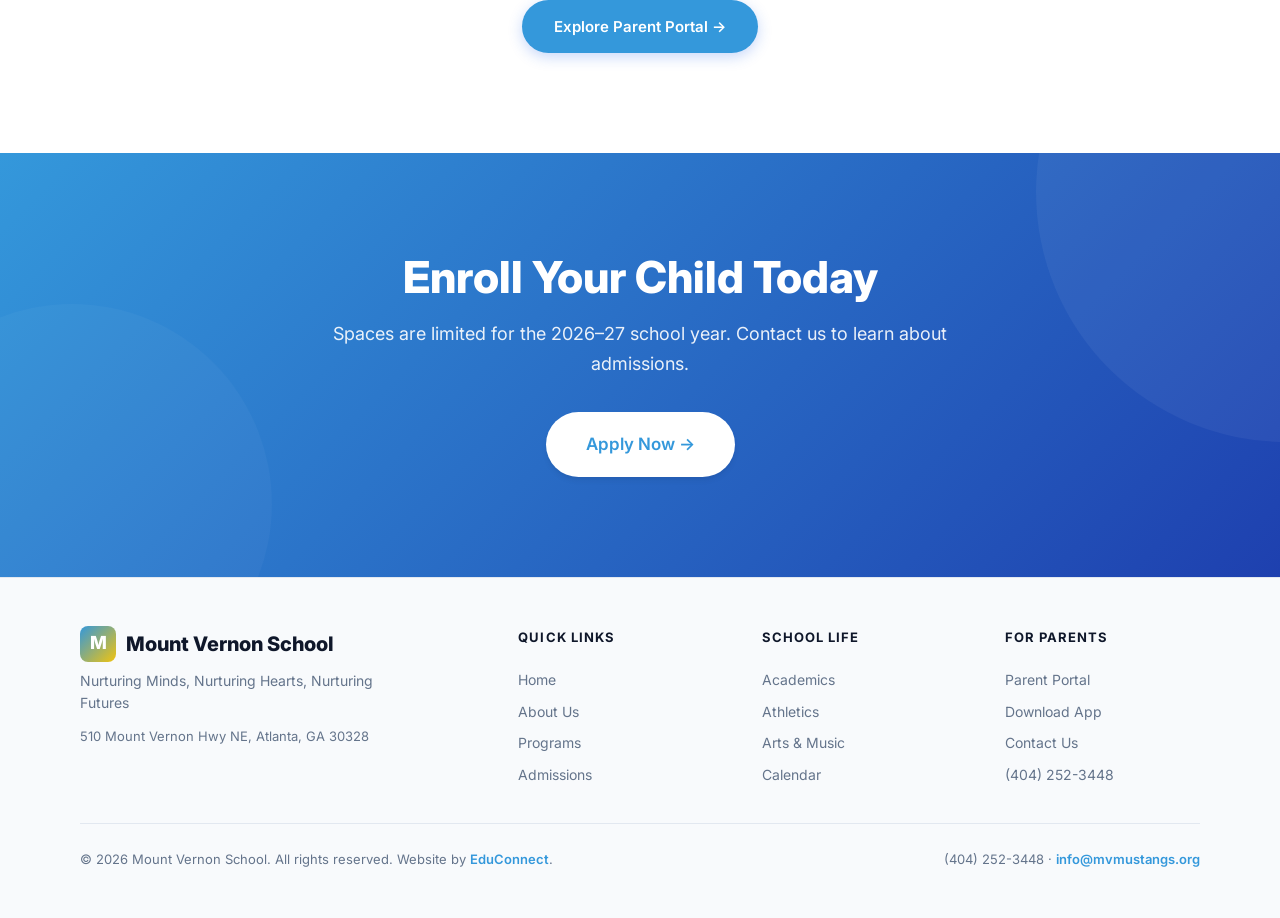
<file: programs.html>
<!DOCTYPE html><html lang="en"><head>
  <meta charset="UTF-8"><meta name="viewport" content="width=device-width,initial-scale=1.0">
  <title>Programs — Mount Vernon School</title>
  <meta name="description" content="Programs — Mount Vernon School, a premier school in Atlanta, GA serving Pre-K – 8th Grade.">
  <meta property="og:title" content="Programs — Mount Vernon School"><meta property="og:type" content="website">
  <link rel="preconnect" href="https://fonts.googleapis.com"><link rel="preconnect" href="https://fonts.gstatic.com" crossorigin>
  <link href="https://fonts.googleapis.com/css2?family=Inter:wght@400;500;600;700;800&display=swap" rel="stylesheet">
  <link rel="stylesheet" href="/styles.css"><script src="/main.js" defer></script>
</head><body><div class="demo-banner">
  ✨ This is a <strong>demo website</strong> built for <strong>Mount Vernon School</strong>.
  <a href="mailto:bhupender@myfirststepschool.com">Want a website + parent app for your school?</a> Call +91-9717267473
</div>
<nav class="navbar">
  <a href="/" class="logo"><span class="logo-icon">M</span>Mount Vernon School</a>
  <div class="nav-links">
    <a href="/">Home</a>
    <a href="/about.html">About</a>
    <a href="/programs.html">Programs</a>
    <a href="/admissions.html">Admissions</a>
    <a href="/contact.html">Contact</a>
    <a href="/parents.html" class="btn btn-primary" style="padding:10px 24px;font-size:14px">Parent Portal</a>
  </div>
  <button class="hamburger" aria-label="Toggle menu"><span></span><span></span><span></span></button>
</nav><main>
<section class="page-hero"><div class="container">
  <div class="badge animate-on-scroll mb-4">Academics &amp; Enrichment</div>
  <h1 class="heading-xl animate-on-scroll mb-4">Our Programs</h1>
  <p class="text-lg text-muted max-w-lg mx-auto animate-on-scroll">A comprehensive curriculum designed to challenge, inspire, and prepare every student for success.</p>
</div></section>
<section class="section-padding" style="background:var(--bg-alt)"><div class="container">
  <div class="programs-grid">
      <div class="program-card animate-on-scroll stagger-1">
        <div class="program-icon">🎒</div><h3>Pre-Kindergarten</h3><p>Our Pre-K program is designed for children aged 3-4, focusing on social-emotional development, literacy, and numeracy skills.</p>
      </div>
      <div class="program-card animate-on-scroll stagger-2">
        <div class="program-icon">📚</div><h3>Elementary</h3><p>In our elementary program, students engage in hands-on learning experiences, developing a strong foundation in reading, writing, mathematics, and science.</p>
      </div>
      <div class="program-card animate-on-scroll stagger-3">
        <div class="program-icon">📚</div><h3>Middle/Upper</h3><p>Our middle and upper school programs offer a more specialized curriculum, preparing students for high school and beyond with advanced courses and extracurricular opportunities.</p>
      </div>
      <div class="program-card animate-on-scroll stagger-4">
        <div class="program-icon">🔬</div><h3>STEM</h3><p>Mount Vernon School's STEM program is designed to foster a love of science, technology, engineering, and mathematics, preparing students for careers in these fields.</p>
      </div>
      <div class="program-card animate-on-scroll stagger-5">
        <div class="program-icon">🎨</div><h3>Arts</h3><p>Our arts program offers a range of courses and extracurricular activities, including music, visual arts, drama, and dance, helping students develop their creativity and self-expression.</p>
      </div>
      <div class="program-card animate-on-scroll stagger-6">
        <div class="program-icon">🏈</div><h3>Athletics</h3><p>Competitive sports and physical education are integral to the Mount Vernon School experience, teaching students essential skills like teamwork, discipline, and sportsmanship.</p>
      </div></div>
</div></section>
<section class="portal-section section-padding"><div class="container">
  <div class="text-center mb-16">
    <div class="badge accent animate-on-scroll mb-4">For Parents</div>
    <h2 class="heading-lg animate-on-scroll mb-4">Track Your Child's Academic Progress</h2>
    <p class="text-lg text-muted max-w-lg mx-auto animate-on-scroll">Our parent app gives you real-time visibility into homework, grades, and teacher feedback.</p>
  </div>
  <div class="text-center animate-on-scroll"><a href="/parents.html" class="btn btn-primary">Explore Parent Portal →</a></div>
</div></section>
<section class="cta-section"><div class="container"><div class="cta-content animate-on-scroll">
  <h2>Enroll Your Child Today</h2>
  <p>Spaces are limited for the 2026–27 school year. Contact us to learn about admissions.</p>
  <div class="cta-actions"><a href="/admissions.html" class="btn btn-white btn-lg">Apply Now →</a></div>
</div></div></section>
</main><footer class="footer">
  <div class="container">
    <div class="footer-grid">
      <div class="footer-brand">
        <div class="logo" style="margin-bottom:8px"><span class="logo-icon">M</span>Mount Vernon School</div>
        <p>Nurturing Minds, Nurturing Hearts, Nurturing Futures</p>
        <p style="margin-top:12px;font-size:13px">510 Mount Vernon Hwy NE, Atlanta, GA 30328</p>
      </div>
      <div class="footer-col"><h4>Quick Links</h4><a href="/">Home</a><a href="/about.html">About Us</a><a href="/programs.html">Programs</a><a href="/admissions.html">Admissions</a></div>
      <div class="footer-col"><h4>School Life</h4><a href="/programs.html">Academics</a><a href="/programs.html">Athletics</a><a href="/programs.html">Arts &amp; Music</a><a href="/contact.html">Calendar</a></div>
      <div class="footer-col"><h4>For Parents</h4><a href="/parents.html">Parent Portal</a><a href="/parents.html">Download App</a><a href="/contact.html">Contact Us</a><a href="tel:(404) 252-3448">(404) 252-3448</a></div>
    </div>
    <div class="footer-bottom">
      <p>&copy; 2026 Mount Vernon School. All rights reserved. Website by <a href="mailto:bhupender@myfirststepschool.com">EduConnect</a>.</p>
      <p>(404) 252-3448 &middot; <a href="mailto:info@mvmustangs.org">info@mvmustangs.org</a></p>
    </div>
  </div>
</footer></body></html>
</file>
<file: styles.css>
/* ===== DESIGN SYSTEM — LIGHT PROFESSIONAL ===== */
:root{
  --primary:#3498db;--primary-50:#eff6ff;--primary-100:#dbeafe;--primary-200:#bfdbfe;
  --primary-500:#3498db;--primary-600:#1d4ed8;--primary-700:#1e40af;
  --secondary:#f1c40f;--accent:#10b981;--accent-50:#ecfdf5;
  --white:#fff;--gray-50:#f8fafc;--gray-100:#f1f5f9;--gray-200:#e2e8f0;--gray-300:#cbd5e1;
  --gray-400:#94a3b8;--gray-500:#64748b;--gray-600:#475569;--gray-700:#334155;
  --gray-800:#1e293b;--gray-900:#0f172a;
  --bg:var(--white);--bg-alt:var(--gray-50);--text:var(--gray-700);
  --text-heading:var(--gray-900);--text-muted:var(--gray-500);--border:var(--gray-200);
  --shadow-sm:0 1px 3px rgba(0,0,0,.06),0 1px 2px rgba(0,0,0,.04);
  --shadow-md:0 4px 6px -1px rgba(0,0,0,.07),0 2px 4px -2px rgba(0,0,0,.05);
  --shadow-lg:0 10px 15px -3px rgba(0,0,0,.08),0 4px 6px -4px rgba(0,0,0,.04);
  --shadow-xl:0 20px 25px -5px rgba(0,0,0,.08),0 8px 10px -6px rgba(0,0,0,.04);
  --shadow-2xl:0 25px 50px -12px rgba(0,0,0,.15);
  --shadow-primary:0 4px 14px rgba(37,99,235,.25);
  --radius-sm:8px;--radius-md:12px;--radius-lg:16px;--radius-xl:20px;--radius-2xl:24px;--radius-full:9999px;
  --font:'Inter',-apple-system,BlinkMacSystemFont,'Segoe UI',sans-serif;
}
*,*::before,*::after{margin:0;padding:0;box-sizing:border-box}
html{scroll-behavior:smooth;-webkit-font-smoothing:antialiased}
body{font-family:var(--font);background:var(--bg);color:var(--text);line-height:1.7;overflow-x:hidden;font-size:16px}
a{color:inherit;text-decoration:none}img{max-width:100%;display:block}button{font-family:inherit;cursor:pointer}
.container{max-width:1200px;margin:0 auto;padding:0 24px}
@media(min-width:768px){.container{padding:0 40px}}
.section-padding{padding:80px 0}
@media(min-width:768px){.section-padding{padding:100px 0}}
.badge{display:inline-flex;align-items:center;gap:8px;padding:6px 16px;font-size:13px;font-weight:600;text-transform:uppercase;letter-spacing:.08em;border-radius:var(--radius-full);background:var(--primary-100);color:var(--primary)}
.badge::before{content:'';width:6px;height:6px;border-radius:50%;background:var(--primary);animation:pulse 2s infinite}
.badge.accent{background:var(--accent-50);color:var(--accent)}.badge.accent::before{background:var(--accent)}
.heading-xl{font-size:clamp(32px,5vw,56px);font-weight:800;line-height:1.08;letter-spacing:-.03em;color:var(--text-heading)}
.heading-lg{font-size:clamp(28px,4vw,44px);font-weight:800;line-height:1.12;letter-spacing:-.02em;color:var(--text-heading)}
.heading-md{font-size:clamp(22px,3vw,32px);font-weight:700;line-height:1.2;color:var(--text-heading)}
.heading-sm{font-size:20px;font-weight:700;line-height:1.3;color:var(--text-heading)}
.text-lg{font-size:18px;line-height:1.7;color:var(--text)}
.text-base{font-size:16px;line-height:1.7;color:var(--text)}
.text-sm{font-size:14px;line-height:1.6;color:var(--text-muted)}
.text-center{text-align:center}.text-muted{color:var(--text-muted)}
.gradient-text{background:linear-gradient(135deg,var(--primary),var(--secondary));-webkit-background-clip:text;-webkit-text-fill-color:transparent;background-clip:text}
.max-w-lg{max-width:640px}.mx-auto{margin-left:auto;margin-right:auto}
.mb-4{margin-bottom:16px}.mb-6{margin-bottom:24px}.mb-8{margin-bottom:32px}
.mb-12{margin-bottom:48px}.mb-16{margin-bottom:64px}
.btn{display:inline-flex;align-items:center;justify-content:center;gap:8px;padding:14px 32px;font-size:15px;font-weight:600;border-radius:var(--radius-full);border:none;cursor:pointer;transition:all .25s cubic-bezier(.4,0,.2,1);text-decoration:none;white-space:nowrap}
.btn-primary{background:var(--primary);color:var(--white);box-shadow:var(--shadow-primary)}
.btn-primary:hover{background:var(--primary-600);transform:translateY(-2px);box-shadow:0 8px 24px rgba(37,99,235,.3)}
.btn-lg{padding:18px 40px;font-size:17px}
.btn-outline{background:transparent;color:var(--primary);border:2px solid var(--primary-200)}
.btn-outline:hover{background:var(--primary-50);border-color:var(--primary);transform:translateY(-2px)}
.btn-white{background:var(--white);color:var(--primary);box-shadow:var(--shadow-md)}
.btn-white:hover{transform:translateY(-2px);box-shadow:var(--shadow-lg)}
.demo-banner{background:linear-gradient(135deg,var(--primary),var(--secondary));color:var(--white);text-align:center;padding:12px 24px;font-size:14px;font-weight:500;position:relative;z-index:200}
.demo-banner strong{font-weight:700}.demo-banner a{color:var(--white);text-decoration:underline;font-weight:700}
.navbar{position:sticky;top:0;z-index:100;display:flex;justify-content:space-between;align-items:center;padding:0 24px;height:72px;background:rgba(255,255,255,.92);backdrop-filter:blur(20px) saturate(180%);border-bottom:1px solid transparent;transition:all .3s ease}
@media(min-width:768px){.navbar{padding:0 40px}}
.navbar.scrolled{border-bottom-color:var(--border);box-shadow:var(--shadow-sm)}
.logo{display:flex;align-items:center;gap:10px;font-size:18px;font-weight:800;color:var(--text-heading)}
@media(min-width:768px){.logo{font-size:20px}}
.logo-icon{width:36px;height:36px;border-radius:var(--radius-sm);background:linear-gradient(135deg,var(--primary),var(--secondary));display:flex;align-items:center;justify-content:center;color:white;font-size:18px;font-weight:800}
.nav-links{display:flex;gap:4px;align-items:center}
.nav-links a{padding:8px 16px;font-size:15px;font-weight:500;color:var(--text-muted);border-radius:var(--radius-sm);transition:all .2s ease}
.nav-links a:hover{color:var(--text-heading);background:var(--gray-50)}
.nav-links .btn{margin-left:8px}
.hamburger{display:none;background:none;border:none;padding:8px;min-height:44px;min-width:44px;flex-direction:column;justify-content:center;align-items:center}
.hamburger span{display:block;width:22px;height:2px;background:var(--gray-700);margin:3px 0;transition:all .3s ease;border-radius:2px}
.hamburger.active span:nth-child(1){transform:rotate(45deg) translate(4px,4px)}
.hamburger.active span:nth-child(2){opacity:0}
.hamburger.active span:nth-child(3){transform:rotate(-45deg) translate(4px,-4px)}
@media(max-width:768px){.hamburger{display:flex}.nav-links{display:none;position:fixed;top:72px;left:0;right:0;bottom:0;background:var(--white);flex-direction:column;align-items:center;justify-content:center;gap:16px;z-index:200}.nav-links.open{display:flex}.nav-links a{font-size:18px;padding:12px 24px}}
.hero{position:relative;overflow:hidden;background:linear-gradient(180deg,var(--primary-50) 0%,var(--white) 100%)}
.hero-inner{display:grid;grid-template-columns:1fr;gap:48px;align-items:center;padding:60px 0 80px}
@media(min-width:1024px){.hero-inner{grid-template-columns:1fr 1fr;gap:64px;padding:80px 0 100px}}
.hero-content{max-width:560px}
@media(max-width:1023px){.hero-content{text-align:center;margin:0 auto}}
.hero-actions{display:flex;gap:12px;flex-wrap:wrap}
@media(max-width:1023px){.hero-actions{justify-content:center}}
.hero-visual{display:flex;justify-content:center;align-items:center;position:relative}
.school-illustration{position:relative;width:100%;max-width:480px;aspect-ratio:4/3;border-radius:var(--radius-2xl);overflow:hidden;background:linear-gradient(135deg,var(--primary-100),var(--primary-50));border:1px solid var(--primary-200);box-shadow:var(--shadow-xl)}
.school-illustration-inner{width:100%;height:100%;display:flex;flex-direction:column;align-items:center;justify-content:center;gap:16px;padding:32px}
.school-building{font-size:80px;line-height:1}
.school-illustration h3{font-size:18px;font-weight:700;color:var(--primary-700);text-align:center}
.school-illustration p{font-size:13px;color:var(--primary-600);text-align:center;font-weight:500}
.hero-info-cards{display:flex;gap:12px;flex-wrap:wrap;margin-top:20px}
@media(max-width:1023px){.hero-info-cards{justify-content:center}}
.info-chip{display:flex;align-items:center;gap:6px;padding:8px 16px;background:var(--white);border:1px solid var(--border);border-radius:var(--radius-full);font-size:13px;font-weight:500;color:var(--gray-600);box-shadow:var(--shadow-sm)}
.info-chip .ic-icon{font-size:16px}
.float-card{position:absolute;background:var(--white);border-radius:var(--radius-lg);box-shadow:var(--shadow-xl);padding:14px 18px;display:flex;align-items:center;gap:10px;font-size:13px;font-weight:600;color:var(--gray-800);animation:float-gentle 4s ease-in-out infinite;z-index:5;white-space:nowrap}
.float-card.card-1{top:10%;right:-20px;animation-delay:0s}
.float-card.card-2{bottom:20%;left:-30px;animation-delay:1.5s}
.float-card.card-3{top:55%;right:-30px;animation-delay:3s}
.float-card .fc-icon{width:32px;height:32px;border-radius:8px;display:flex;align-items:center;justify-content:center;font-size:15px}
.float-card .fc-icon.green{background:#dcfce7;color:#16a34a}
.float-card .fc-icon.blue{background:var(--primary-100);color:var(--primary)}
.float-card .fc-icon.purple{background:#f3e8ff;color:#9333ea}
.welcome-section{background:var(--white)}
.welcome-grid{display:grid;grid-template-columns:1fr;gap:40px;align-items:center}
@media(min-width:768px){.welcome-grid{grid-template-columns:auto 1fr;gap:48px}}
.principal-card{display:flex;flex-direction:column;align-items:center;text-align:center;gap:16px}
.principal-avatar{width:120px;height:120px;border-radius:50%;background:linear-gradient(135deg,var(--primary),var(--secondary));display:flex;align-items:center;justify-content:center;font-size:48px;color:white;box-shadow:var(--shadow-lg)}
.principal-name{font-size:16px;font-weight:700;color:var(--text-heading)}
.principal-title{font-size:13px;color:var(--text-muted)}
.welcome-text blockquote{font-size:18px;font-style:italic;color:var(--text);line-height:1.8;border-left:4px solid var(--primary);padding-left:24px;margin-bottom:20px}
.welcome-text p{font-size:15px;color:var(--text-muted);line-height:1.7}
.features-section{background:var(--bg-alt)}
.features-grid{display:grid;grid-template-columns:1fr;gap:20px}
@media(min-width:640px){.features-grid{grid-template-columns:repeat(2,1fr)}}
@media(min-width:1024px){.features-grid{grid-template-columns:repeat(3,1fr)}}
.feature-card{position:relative;padding:32px;border-radius:var(--radius-xl);background:var(--white);border:1px solid var(--border);transition:all .3s ease;overflow:hidden}
.feature-card:hover{transform:translateY(-4px);box-shadow:var(--shadow-lg);border-color:var(--primary-200)}
.feature-icon{width:52px;height:52px;border-radius:var(--radius-md);background:var(--primary-100);display:flex;align-items:center;justify-content:center;margin-bottom:20px;font-size:24px;transition:transform .3s ease}
.feature-card:hover .feature-icon{transform:scale(1.1)}
.feature-card h3{font-size:18px;font-weight:700;color:var(--text-heading);margin-bottom:8px}
.feature-card p{font-size:14px;color:var(--text-muted);line-height:1.6}
.programs-section{background:var(--white)}
.programs-grid{display:grid;grid-template-columns:1fr;gap:20px}
@media(min-width:640px){.programs-grid{grid-template-columns:repeat(2,1fr)}}
@media(min-width:1024px){.programs-grid{grid-template-columns:repeat(3,1fr)}}
.program-card{padding:28px;border-radius:var(--radius-xl);background:var(--white);border:1px solid var(--border);transition:all .3s ease;position:relative;overflow:hidden}
.program-card::before{content:'';position:absolute;top:0;left:0;right:0;height:3px;background:linear-gradient(90deg,var(--primary),var(--secondary));transform:scaleX(0);transform-origin:left;transition:transform .3s ease}
.program-card:hover{transform:translateY(-4px);box-shadow:var(--shadow-lg);border-color:var(--primary-200)}
.program-card:hover::before{transform:scaleX(1)}
.program-icon{width:48px;height:48px;border-radius:var(--radius-md);background:var(--primary-100);display:flex;align-items:center;justify-content:center;margin-bottom:16px;font-size:22px}
.program-card h3{font-size:17px;font-weight:700;color:var(--text-heading);margin-bottom:8px}
.program-card p{font-size:14px;color:var(--text-muted);line-height:1.6}
.stats-section{background:linear-gradient(135deg,var(--primary),var(--primary-700));color:var(--white);padding:64px 0}
.stats-grid{display:grid;grid-template-columns:repeat(2,1fr);gap:32px;text-align:center}
@media(min-width:768px){.stats-grid{grid-template-columns:repeat(4,1fr)}}
.stat-value{font-size:clamp(32px,4vw,48px);font-weight:800;line-height:1}
.stat-label{font-size:14px;opacity:.8;margin-top:8px;font-weight:500}
.events-section{background:var(--bg-alt)}
.events-grid{display:grid;grid-template-columns:1fr;gap:16px;max-width:800px;margin:0 auto}
@media(min-width:640px){.events-grid{grid-template-columns:repeat(2,1fr)}}
.event-card{display:flex;gap:16px;padding:24px;border-radius:var(--radius-xl);background:var(--white);border:1px solid var(--border);transition:all .3s ease}
.event-card:hover{box-shadow:var(--shadow-md);border-color:var(--primary-200)}
.event-date{min-width:56px;text-align:center;padding:8px;border-radius:var(--radius-md);background:var(--primary-100)}
.event-date .month{font-size:11px;font-weight:700;text-transform:uppercase;color:var(--primary);letter-spacing:.05em}
.event-date .day{font-size:24px;font-weight:800;color:var(--primary-700);line-height:1.2}
.event-info h4{font-size:15px;font-weight:700;color:var(--text-heading);margin-bottom:4px}
.event-info p{font-size:13px;color:var(--text-muted);line-height:1.5}
.portal-section{background:var(--white)}
.portal-grid{display:grid;grid-template-columns:1fr;gap:48px;align-items:center}
@media(min-width:1024px){.portal-grid{grid-template-columns:1fr 1fr;gap:64px}}
.phone-mockup{position:relative;width:260px;height:520px;background:var(--gray-900);border-radius:40px;padding:12px;box-shadow:var(--shadow-2xl),0 0 0 2px var(--gray-300);margin:0 auto;transform:perspective(1000px) rotateY(-6deg) rotateX(3deg)}
.phone-mockup::before{content:'';position:absolute;top:12px;left:50%;transform:translateX(-50%);width:72px;height:22px;background:var(--gray-900);border-radius:0 0 14px 14px;z-index:10}
.phone-screen{width:100%;height:100%;background:var(--white);border-radius:30px;overflow:hidden;position:relative}
.phone-screen-content{padding:50px 14px 14px;font-size:12px;color:var(--gray-700)}
.phone-status-bar{position:absolute;top:0;left:0;right:0;height:44px;background:var(--primary);display:flex;align-items:center;justify-content:center;color:white;font-weight:700;font-size:13px;border-radius:18px 18px 0 0}
.phone-nav-item{display:flex;align-items:center;gap:10px;padding:12px 10px;border-bottom:1px solid var(--gray-100);position:relative}
.phone-nav-item:last-child{border-bottom:none}
.phone-nav-icon{width:34px;height:34px;border-radius:9px;display:flex;align-items:center;justify-content:center;font-size:15px;flex-shrink:0}
.phone-nav-icon.blue{background:var(--primary-100);color:var(--primary)}
.phone-nav-icon.green{background:#dcfce7;color:#16a34a}
.phone-nav-icon.purple{background:#f3e8ff;color:#9333ea}
.phone-nav-icon.orange{background:#fff7ed;color:#ea580c}
.phone-nav-label{font-weight:600;font-size:12px;color:var(--gray-800)}
.phone-nav-sub{font-size:10px;color:var(--gray-400);margin-top:1px}
.phone-badge{position:absolute;top:8px;right:6px;min-width:16px;height:16px;border-radius:8px;background:#ef4444;color:white;font-size:9px;font-weight:700;display:flex;align-items:center;justify-content:center;padding:0 4px}
.phone-bottom-bar{position:absolute;bottom:0;left:0;right:0;height:50px;background:var(--white);border-top:1px solid var(--gray-100);display:flex;align-items:center;justify-content:space-around;padding:0 8px;border-radius:0 0 18px 18px}
.phone-tab{display:flex;flex-direction:column;align-items:center;gap:2px;font-size:8px;color:var(--gray-400);font-weight:500}
.phone-tab.active{color:var(--primary)}
.portal-features{list-style:none;padding:0}
.portal-features li{display:flex;align-items:flex-start;gap:12px;padding:12px 0;border-bottom:1px solid var(--gray-100);font-size:15px;color:var(--text)}
.portal-features li:last-child{border-bottom:none}
.portal-features .pf-icon{width:24px;height:24px;border-radius:50%;background:var(--accent-50);color:var(--accent);display:flex;align-items:center;justify-content:center;flex-shrink:0;margin-top:2px;font-size:13px;font-weight:700}
.testimonials-section{background:var(--bg-alt)}
.testimonials-grid{display:grid;grid-template-columns:1fr;gap:24px}
@media(min-width:768px){.testimonials-grid{grid-template-columns:repeat(3,1fr)}}
.testimonial-card{padding:32px;border-radius:var(--radius-xl);background:var(--white);border:1px solid var(--border);transition:all .3s ease}
.testimonial-card:hover{box-shadow:var(--shadow-lg);transform:translateY(-4px)}
.stars{display:flex;gap:2px;margin-bottom:16px}.star{color:#f59e0b;font-size:16px}
.testimonial-text{font-size:15px;color:var(--text);line-height:1.7;margin-bottom:20px;font-style:italic}
.testimonial-author{display:flex;align-items:center;gap:12px}
.author-avatar{width:44px;height:44px;border-radius:50%;background:linear-gradient(135deg,var(--primary),var(--secondary));display:flex;align-items:center;justify-content:center;font-weight:700;color:var(--white);font-size:16px;flex-shrink:0}
.author-info .author-name{font-weight:600;font-size:14px;color:var(--text-heading)}
.author-info .author-role{font-size:12px;color:var(--text-muted)}
.cta-section{background:linear-gradient(135deg,var(--primary),var(--primary-700));color:var(--white);text-align:center;position:relative;overflow:hidden;padding:80px 0}
@media(min-width:768px){.cta-section{padding:100px 0}}
.cta-section::before{content:'';position:absolute;top:-50%;right:-20%;width:500px;height:500px;border-radius:50%;background:rgba(255,255,255,.05)}
.cta-section::after{content:'';position:absolute;bottom:-30%;left:-10%;width:400px;height:400px;border-radius:50%;background:rgba(255,255,255,.03)}
.cta-content{position:relative;z-index:1;max-width:640px;margin:0 auto}
.cta-content h2{font-size:clamp(28px,4vw,44px);font-weight:800;margin-bottom:16px;line-height:1.12}
.cta-content p{font-size:18px;opacity:.9;margin-bottom:32px;line-height:1.7}
.cta-actions{display:flex;gap:12px;justify-content:center;flex-wrap:wrap}
.page-hero{padding:100px 0 60px;background:linear-gradient(180deg,var(--primary-50) 0%,var(--white) 100%);text-align:center;position:relative}
@media(min-width:768px){.page-hero{padding:120px 0 70px}}
.content-section{padding:64px 0}.content-section .container{max-width:800px}
.content-section p{font-size:16px;color:var(--text);line-height:1.9;margin-bottom:24px}
.content-section p:last-child{margin-bottom:0}
.contact-grid{display:grid;grid-template-columns:1fr;gap:32px}
@media(min-width:768px){.contact-grid{grid-template-columns:1fr 1fr;gap:40px}}
.contact-info-card{padding:32px;border-radius:var(--radius-xl);background:var(--white);border:1px solid var(--border)}
.contact-item{display:flex;align-items:flex-start;gap:14px;margin-bottom:24px}
.contact-item:last-child{margin-bottom:0}
.contact-icon{width:44px;height:44px;border-radius:var(--radius-md);background:var(--primary-100);display:flex;align-items:center;justify-content:center;flex-shrink:0;font-size:20px}
.contact-item h4{font-weight:600;color:var(--text-heading);margin-bottom:2px;font-size:14px}
.contact-item p{color:var(--text-muted);font-size:14px}
.contact-form{background:var(--white);border-radius:var(--radius-xl);border:1px solid var(--border);padding:32px}
.form-group{margin-bottom:16px}.form-group:last-of-type{margin-bottom:24px}
.form-label{display:block;font-size:13px;font-weight:600;color:var(--text-heading);margin-bottom:6px}
.form-input,.form-textarea{width:100%;padding:12px 16px;border:1px solid var(--border);border-radius:var(--radius-sm);font-family:var(--font);font-size:14px;color:var(--text-heading);background:var(--gray-50);transition:all .2s ease;outline:none}
.form-input:focus,.form-textarea:focus{border-color:var(--primary);box-shadow:0 0 0 3px var(--primary-100);background:var(--white)}
.form-textarea{resize:vertical;min-height:100px}
.admissions-steps{display:grid;grid-template-columns:1fr;gap:24px;max-width:700px;margin:0 auto}
.adm-step{display:flex;gap:20px;padding:24px;background:var(--white);border-radius:var(--radius-xl);border:1px solid var(--border)}
.adm-step-num{width:48px;height:48px;border-radius:50%;background:var(--primary);color:var(--white);display:flex;align-items:center;justify-content:center;font-weight:800;font-size:20px;flex-shrink:0}
.adm-step h4{font-weight:700;color:var(--text-heading);margin-bottom:4px}
.adm-step p{font-size:14px;color:var(--text-muted);line-height:1.6}
.footer{padding:48px 0;border-top:1px solid var(--border);background:var(--gray-50)}
.footer-grid{display:grid;grid-template-columns:1fr;gap:32px}
@media(min-width:768px){.footer-grid{grid-template-columns:2fr 1fr 1fr 1fr;gap:48px}}
.footer-brand p{font-size:14px;color:var(--text-muted);margin-top:8px;line-height:1.6;max-width:320px}
.footer-col h4{font-size:13px;font-weight:700;text-transform:uppercase;letter-spacing:.08em;color:var(--text-heading);margin-bottom:16px}
.footer-col a{display:block;font-size:14px;color:var(--text-muted);padding:4px 0;transition:color .2s ease}
.footer-col a:hover{color:var(--primary)}
.footer-bottom{border-top:1px solid var(--border);margin-top:32px;padding-top:24px;display:flex;justify-content:space-between;align-items:center;flex-wrap:wrap;gap:16px}
.footer-bottom p{font-size:13px;color:var(--text-muted)}
.footer-bottom a{color:var(--primary);font-weight:600}
@keyframes pulse{0%,100%{opacity:1;transform:scale(1)}50%{opacity:.5;transform:scale(1.3)}}
@keyframes float-gentle{0%,100%{transform:translateY(0)}50%{transform:translateY(-12px)}}
.animate-on-scroll{opacity:0;transform:translateY(24px);transition:opacity .6s ease,transform .6s ease}
.animate-on-scroll.visible{opacity:1;transform:translateY(0)}
.stagger-1{transition-delay:.1s}.stagger-2{transition-delay:.2s}.stagger-3{transition-delay:.3s}
.stagger-4{transition-delay:.4s}.stagger-5{transition-delay:.5s}.stagger-6{transition-delay:.6s}
@media(prefers-reduced-motion:reduce){*,*::before,*::after{animation-duration:.01ms!important;transition-duration:.01ms!important}.animate-on-scroll{opacity:1;transform:none}.float-card{animation:none}}
</file>
<file: app/styles.css>
/* ==================== RESET & BASE ==================== */
*,*::before,*::after{box-sizing:border-box;margin:0;padding:0}
body{font-family:'Inter',system-ui,-apple-system,sans-serif;background:#f8fafc;color:#1e293b;-webkit-font-smoothing:antialiased}
a{color:inherit;text-decoration:none}

/* ==================== DEMO BANNER ==================== */
.demo-banner{background:#1e293b;color:#fff;padding:10px 20px;text-align:center;font-size:13px;position:sticky;top:0;z-index:100}
.banner-inner{max-width:900px;margin:0 auto;display:flex;align-items:center;justify-content:center;gap:16px;flex-wrap:wrap}
.banner-cta{background:#fff;color:#1e293b;padding:6px 16px;border-radius:20px;font-weight:600;font-size:12px;transition:transform .2s}
.banner-cta:hover{transform:scale(1.05)}

/* ==================== HERO SECTION ==================== */
.hero-section{padding:60px 20px 50px;text-align:center;color:#fff}
.hero-content{max-width:600px;margin:0 auto}
.hero-logo{width:64px;height:64px;border-radius:16px;display:inline-flex;align-items:center;justify-content:center;font-size:28px;font-weight:800;color:#fff;margin-bottom:16px}
.hero-section h1{font-size:28px;font-weight:800;margin-bottom:8px}
.hero-tagline{font-size:16px;opacity:.9;margin-bottom:6px}
.hero-desc{font-size:14px;opacity:.7;margin-bottom:20px}
.hero-badges{display:flex;gap:10px;justify-content:center;flex-wrap:wrap}
.hero-badge{background:rgba(255,255,255,.15);backdrop-filter:blur(8px);padding:6px 14px;border-radius:20px;font-size:13px;font-weight:500}

/* ==================== PHONES SECTION ==================== */
.phones-section{padding:40px 20px 60px;max-width:1100px;margin:0 auto}
.phones-header{text-align:center;margin-bottom:40px}
.phones-header h2{font-size:28px;font-weight:800;margin-bottom:8px}
.phones-header p{color:#64748b;font-size:15px}

.phones-container{display:flex;align-items:flex-start;justify-content:center;gap:24px;flex-wrap:wrap}
.phone-wrapper{display:flex;flex-direction:column;align-items:center;gap:12px}

/* Phone Labels */
.phone-label{font-size:15px;font-weight:700;padding:6px 18px;border-radius:20px;display:inline-flex;align-items:center;gap:6px}
.teacher-label{background:#EEF2FF;color:#6366F1}
.parent-label{background:#DCFCE7;color:#16A34A}

/* ==================== PHONE FRAME ==================== */
.phone-frame{width:320px;height:680px;background:#000;border-radius:40px;padding:8px;box-shadow:0 25px 50px rgba(0,0,0,.15),0 0 0 2px #333,inset 0 0 0 2px #1a1a1a;position:relative;overflow:hidden}
.phone-notch{position:absolute;top:8px;left:50%;transform:translateX(-50%);width:120px;height:28px;background:#000;border-radius:0 0 16px 16px;z-index:10}
.phone-screen{background:#f8fafc;border-radius:32px;height:100%;overflow:hidden;display:flex;flex-direction:column;position:relative}

/* Status Bar */
.status-bar{display:flex;justify-content:space-between;align-items:center;padding:14px 24px 4px;font-size:12px;font-weight:600;position:relative;z-index:5}
.status-icons{display:flex;gap:4px;font-size:11px}

/* ==================== APP SCREENS ==================== */
.app-screen{display:none;flex-direction:column;flex:1;overflow:hidden}
.app-screen.active{display:flex}

/* Screen Hero */
.screen-hero{color:#fff;padding:28px 18px 18px;position:relative}
.screen-hero.compact{padding:28px 18px 14px}
.app-name-bar{font-size:11px;font-weight:700;text-transform:uppercase;letter-spacing:1.5px;opacity:.8;margin-bottom:8px}
.screen-title{font-size:20px;font-weight:800}
.screen-subtitle{font-size:13px;opacity:.7;margin-top:2px}

.hero-greeting{font-size:14px;opacity:.8;margin-bottom:10px}
.hero-student{display:flex;align-items:center;gap:10px;margin-bottom:12px}
.student-avatar{width:40px;height:40px;border-radius:50%;background:rgba(255,255,255,.2);display:flex;align-items:center;justify-content:center;font-size:18px;font-weight:700}
.student-name{font-size:16px;font-weight:700}
.student-class{font-size:12px;opacity:.7}
.hero-chips{display:flex;gap:8px}
.glass-chip{background:rgba(255,255,255,.15);backdrop-filter:blur(8px);padding:5px 12px;border-radius:14px;font-size:12px;font-weight:500;display:flex;align-items:center;gap:5px}

/* Screen Body */
.screen-body{flex:1;overflow-y:auto;padding:16px 14px;-webkit-overflow-scrolling:touch}
.section-label{font-size:13px;font-weight:700;color:#64748b;text-transform:uppercase;letter-spacing:.5px;margin-bottom:10px}

/* ==================== TAB BAR ==================== */
.tab-bar{display:flex;background:#fff;border-top:1px solid #e2e8f0;padding:6px 4px 18px;gap:2px}
.tab{flex:1;display:flex;flex-direction:column;align-items:center;gap:2px;background:none;border:none;color:#94a3b8;font-size:10px;font-weight:500;padding:4px 0;cursor:pointer;transition:color .2s}
.tab.active{color:#6366F1}
.tab svg{width:18px;height:18px}

/* ==================== CARD LIST ==================== */
.card-list{display:flex;flex-direction:column;gap:8px}
.card-item{background:#fff;border-radius:12px;padding:12px;box-shadow:0 1px 3px rgba(0,0,0,.06);display:flex;align-items:center;gap:10px;transition:transform .15s}
.card-item:active{transform:scale(.98)}
.card-icon{width:36px;height:36px;border-radius:10px;display:flex;align-items:center;justify-content:center;font-size:16px;flex-shrink:0}
.card-content{flex:1;min-width:0}
.card-title{font-size:13px;font-weight:600;white-space:nowrap;overflow:hidden;text-overflow:ellipsis}
.card-sub{font-size:11px;color:#94a3b8}
.card-badge{font-size:10px;font-weight:600;padding:3px 8px;border-radius:8px;flex-shrink:0}

/* ==================== TEACHER: QUICK ACTIONS ==================== */
.quick-actions{display:grid;grid-template-columns:1fr 1fr;gap:8px}
.action-card{background:#fff;border-radius:12px;padding:14px 10px;display:flex;flex-direction:column;align-items:center;gap:8px;box-shadow:0 1px 3px rgba(0,0,0,.06);cursor:pointer;transition:transform .15s,box-shadow .15s}
.action-card:active{transform:scale(.96)}
.action-icon{width:36px;height:36px;border-radius:10px;display:flex;align-items:center;justify-content:center;font-size:16px;font-weight:700}
.action-card span{font-size:12px;font-weight:600;color:#334155}

/* ==================== TEACHER: STATS ROW ==================== */
.stats-row{display:grid;grid-template-columns:1fr 1fr 1fr;gap:8px}
.stat-card{background:#fff;border-radius:12px;padding:12px 8px;text-align:center;box-shadow:0 1px 3px rgba(0,0,0,.06)}
.stat-num{font-size:22px;font-weight:800}
.stat-lbl{font-size:10px;color:#94a3b8;font-weight:500;margin-top:2px}

/* ==================== TEACHER: CLASS SELECTOR ==================== */
.class-selector{display:flex;gap:6px;flex-wrap:wrap;margin-bottom:12px}
.class-chip{padding:6px 14px;border-radius:16px;font-size:12px;font-weight:600;background:#f1f5f9;color:#64748b;cursor:pointer;transition:all .2s}
.class-chip.active{background:#6366F1;color:#fff}

/* ==================== TEACHER: ATTENDANCE TOOLBAR ==================== */
.attendance-toolbar{display:flex;gap:8px;margin-bottom:12px}
.att-btn{flex:1;padding:8px;border:none;border-radius:10px;font-size:12px;font-weight:600;cursor:pointer;transition:opacity .2s}
.present-btn{background:#DCFCE7;color:#16A34A}
.absent-btn{background:#FEE2E2;color:#DC2626}

/* ==================== TEACHER: ATTENDANCE STUDENT ROW ==================== */
.attendance-row{display:flex;align-items:center;gap:10px;background:#fff;border-radius:12px;padding:10px 12px;margin-bottom:6px;box-shadow:0 1px 3px rgba(0,0,0,.06)}
.att-student-info{flex:1;min-width:0}
.att-student-name{font-size:13px;font-weight:600}
.att-student-roll{font-size:11px;color:#94a3b8}
.att-toggle{display:flex;gap:4px}
.att-toggle-btn{width:28px;height:28px;border:2px solid #e2e8f0;border-radius:8px;display:flex;align-items:center;justify-content:center;font-size:11px;font-weight:700;background:#fff;cursor:pointer;transition:all .2s}
.att-toggle-btn.sel-present{background:#DCFCE7;border-color:#16A34A;color:#16A34A}
.att-toggle-btn.sel-absent{background:#FEE2E2;border-color:#DC2626;color:#DC2626}
.att-toggle-btn.sel-late{background:#FEF3C7;border-color:#D97706;color:#D97706}

/* ==================== TEACHER: FORM ELEMENTS ==================== */
.form-area{display:flex;flex-direction:column;gap:12px}
.form-group{display:flex;flex-direction:column;gap:4px}
.form-label{font-size:11px;font-weight:600;color:#64748b;text-transform:uppercase;letter-spacing:.5px}
.form-select,.form-input-demo{background:#fff;border:1.5px solid #e2e8f0;border-radius:10px;padding:10px 12px;font-size:13px;color:#334155}
.form-textarea-demo{background:#fff;border:1.5px solid #e2e8f0;border-radius:10px;padding:10px 12px;font-size:12px;color:#334155;min-height:60px;line-height:1.5}
.submit-btn{border:none;color:#fff;padding:12px;border-radius:12px;font-size:14px;font-weight:700;cursor:pointer;transition:opacity .2s}
.submit-btn:active{opacity:.8}

/* Tab Pills */
.tab-pills{display:flex;gap:4px;background:#f1f5f9;border-radius:10px;padding:3px;margin-bottom:12px}
.pill{flex:1;text-align:center;padding:7px;border-radius:8px;font-size:12px;font-weight:600;color:#64748b;cursor:pointer;transition:all .2s}
.pill.active{background:#fff;color:#334155;box-shadow:0 1px 3px rgba(0,0,0,.1)}

/* ==================== TEACHER: SEARCH BAR ==================== */
.search-bar{display:flex;align-items:center;gap:8px;background:#fff;border:1.5px solid #e2e8f0;border-radius:12px;padding:10px 14px;margin-bottom:12px}
.search-text{font-size:13px;color:#94a3b8}

/* ==================== SYNC ARROW ==================== */
.sync-arrow{display:flex;flex-direction:column;align-items:center;gap:6px;padding:0 8px;align-self:center;margin-top:100px}
.sync-line{width:2px;height:40px;background:linear-gradient(180deg,transparent,#6366F1,transparent)}
.sync-badge{background:#EEF2FF;color:#6366F1;padding:6px 14px;border-radius:16px;font-size:12px;font-weight:700;white-space:nowrap;animation:syncPulse 2s ease-in-out infinite}
@keyframes syncPulse{0%,100%{opacity:.7;transform:scale(.97)}50%{opacity:1;transform:scale(1)}}

/* ==================== PARENT: ATTENDANCE RING ==================== */
.attendance-ring-area{display:flex;justify-content:center;margin:16px 0}
.ring-container{position:relative;width:120px;height:120px}
.progress-ring{width:100%;height:100%;transform:rotate(-90deg)}
.ring-bg{fill:none;stroke:#e2e8f0;stroke-width:8}
.ring-progress{fill:none;stroke-width:8;stroke-linecap:round;transition:stroke-dashoffset .8s ease}
.ring-label{position:absolute;top:50%;left:50%;transform:translate(-50%,-50%);font-size:24px;font-weight:800}
.attendance-stats{display:flex;justify-content:center;gap:24px;margin:16px 0}
.att-stat{text-align:center}
.att-num{font-size:20px;font-weight:800}
.att-label{font-size:11px;color:#94a3b8;font-weight:500}
.att-stat.present .att-num{color:#16A34A}
.att-stat.absent .att-num{color:#DC2626}
.att-stat.other .att-num{color:#6366F1}

/* ==================== PARENT: FEE SUMMARY ==================== */
.fee-summary{background:#fff;border-radius:16px;padding:20px;margin-bottom:16px;box-shadow:0 2px 8px rgba(0,0,0,.06);text-align:center}
.fee-amount{font-size:28px;font-weight:800;color:#1e293b}
.fee-label{font-size:12px;color:#94a3b8;margin-top:4px}
.fee-chips{display:flex;justify-content:center;gap:12px;margin-top:12px}
.fee-chip{display:flex;align-items:center;gap:6px;padding:6px 12px;border-radius:12px;font-size:12px;font-weight:600}
.fee-chip.paid{background:#DCFCE7;color:#16A34A}
.fee-chip.pending{background:#FEE2E2;color:#DC2626}

/* ==================== PARENT: PROFILE ==================== */
.profile-header{text-align:center;padding:16px 0 20px}
.profile-avatar{width:64px;height:64px;border-radius:50%;display:inline-flex;align-items:center;justify-content:center;font-size:24px;font-weight:800;color:#fff;margin-bottom:10px}
.profile-name{font-size:18px;font-weight:700}
.profile-class{font-size:13px;color:#64748b;margin-top:2px}
.profile-details{display:flex;flex-direction:column;gap:1px;background:#e2e8f0;border-radius:14px;overflow:hidden}
.profile-row{display:flex;align-items:center;gap:12px;padding:14px;background:#fff}
.profile-icon{font-size:18px;flex-shrink:0}
.pd-label{font-size:11px;color:#94a3b8;font-weight:500}
.pd-value{font-size:13px;font-weight:600}

/* ==================== FEATURES SECTION ==================== */
.features-section{padding:60px 20px;background:#fff}
.features-inner{max-width:900px;margin:0 auto;text-align:center}
.features-inner h2{font-size:28px;font-weight:800;margin-bottom:32px}
.features-grid{display:grid;grid-template-columns:repeat(3,1fr);gap:20px}
.feat-card{background:#f8fafc;border-radius:16px;padding:24px 20px;text-align:center;transition:transform .2s,box-shadow .2s}
.feat-card:hover{transform:translateY(-4px);box-shadow:0 8px 24px rgba(0,0,0,.08)}
.feat-icon{font-size:32px;margin-bottom:12px}
.feat-card h3{font-size:15px;font-weight:700;margin-bottom:6px}
.feat-card p{font-size:13px;color:#64748b;line-height:1.5}

/* ==================== PRICING SECTION ==================== */
.pricing-section{padding:60px 20px;color:#fff;text-align:center}
.pricing-inner{max-width:500px;margin:0 auto}
.pricing-inner h2{font-size:28px;font-weight:800;margin-bottom:16px}
.pricing-price{font-size:48px;font-weight:800;margin-bottom:4px}
.pricing-price span{font-size:18px;opacity:.7;font-weight:500}
.pricing-sub{font-size:15px;opacity:.8;margin-bottom:24px}
.pricing-features{display:flex;flex-wrap:wrap;justify-content:center;gap:12px 24px;margin-bottom:28px;font-size:14px;opacity:.9}
.cta-button-lg{display:inline-block;background:#fff;color:#1e293b;padding:14px 32px;border-radius:14px;font-size:16px;font-weight:700;transition:transform .2s}
.cta-button-lg:hover{transform:scale(1.05)}
.pricing-phone{margin-top:16px;font-size:14px;opacity:.8}
.pricing-phone a{text-decoration:underline}

/* ==================== FOOTER ==================== */
.demo-footer{padding:24px 20px;text-align:center;background:#f1f5f9}
.footer-inner p{font-size:13px;color:#64748b;margin:4px 0}
.footer-inner a{color:#6366F1}

/* ==================== RESPONSIVE ==================== */
@media(max-width:840px){
  .phones-container{flex-direction:column;align-items:center}
  .sync-arrow{flex-direction:row;margin-top:0;padding:8px 0}
  .sync-line{width:40px;height:2px}
  .features-grid{grid-template-columns:1fr 1fr}
}
@media(max-width:500px){
  .phone-frame{width:290px;height:620px}
  .hero-section h1{font-size:22px}
  .features-grid{grid-template-columns:1fr}
  .pricing-price{font-size:36px}
}
</file>
